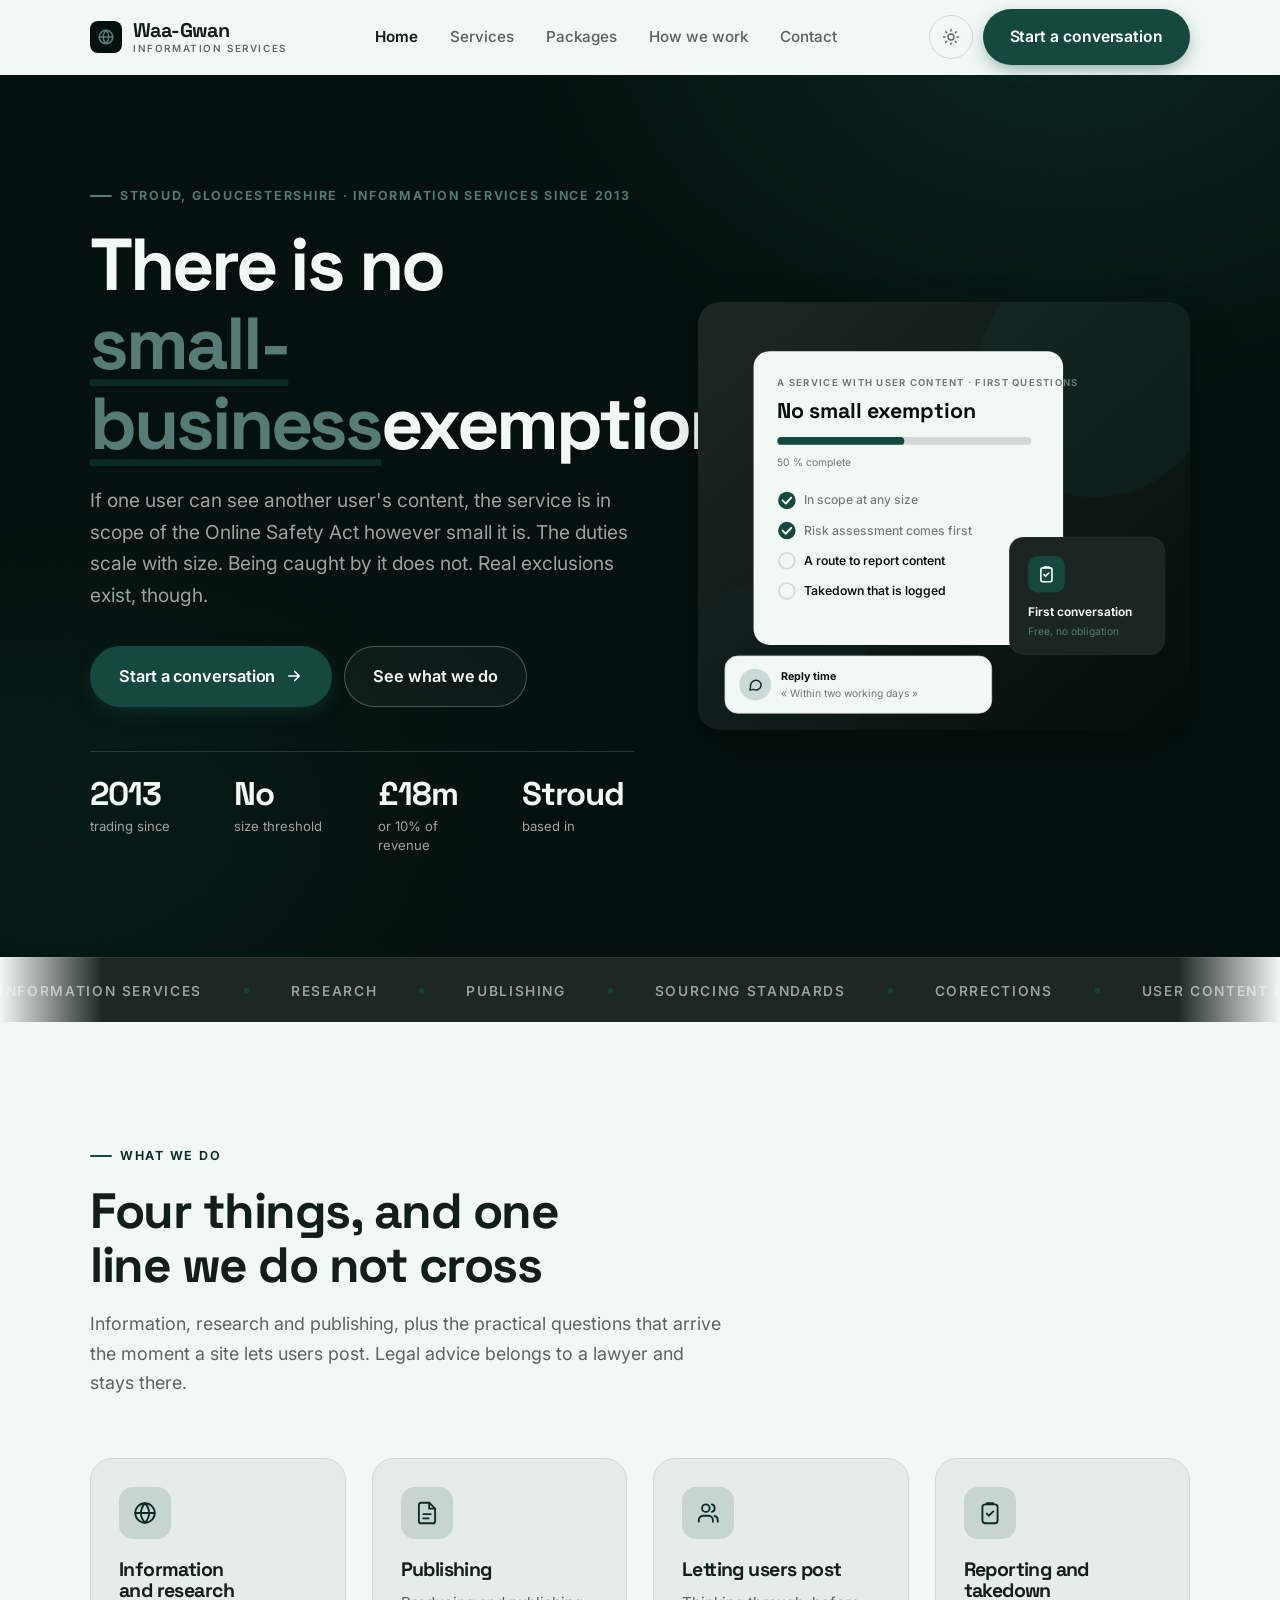
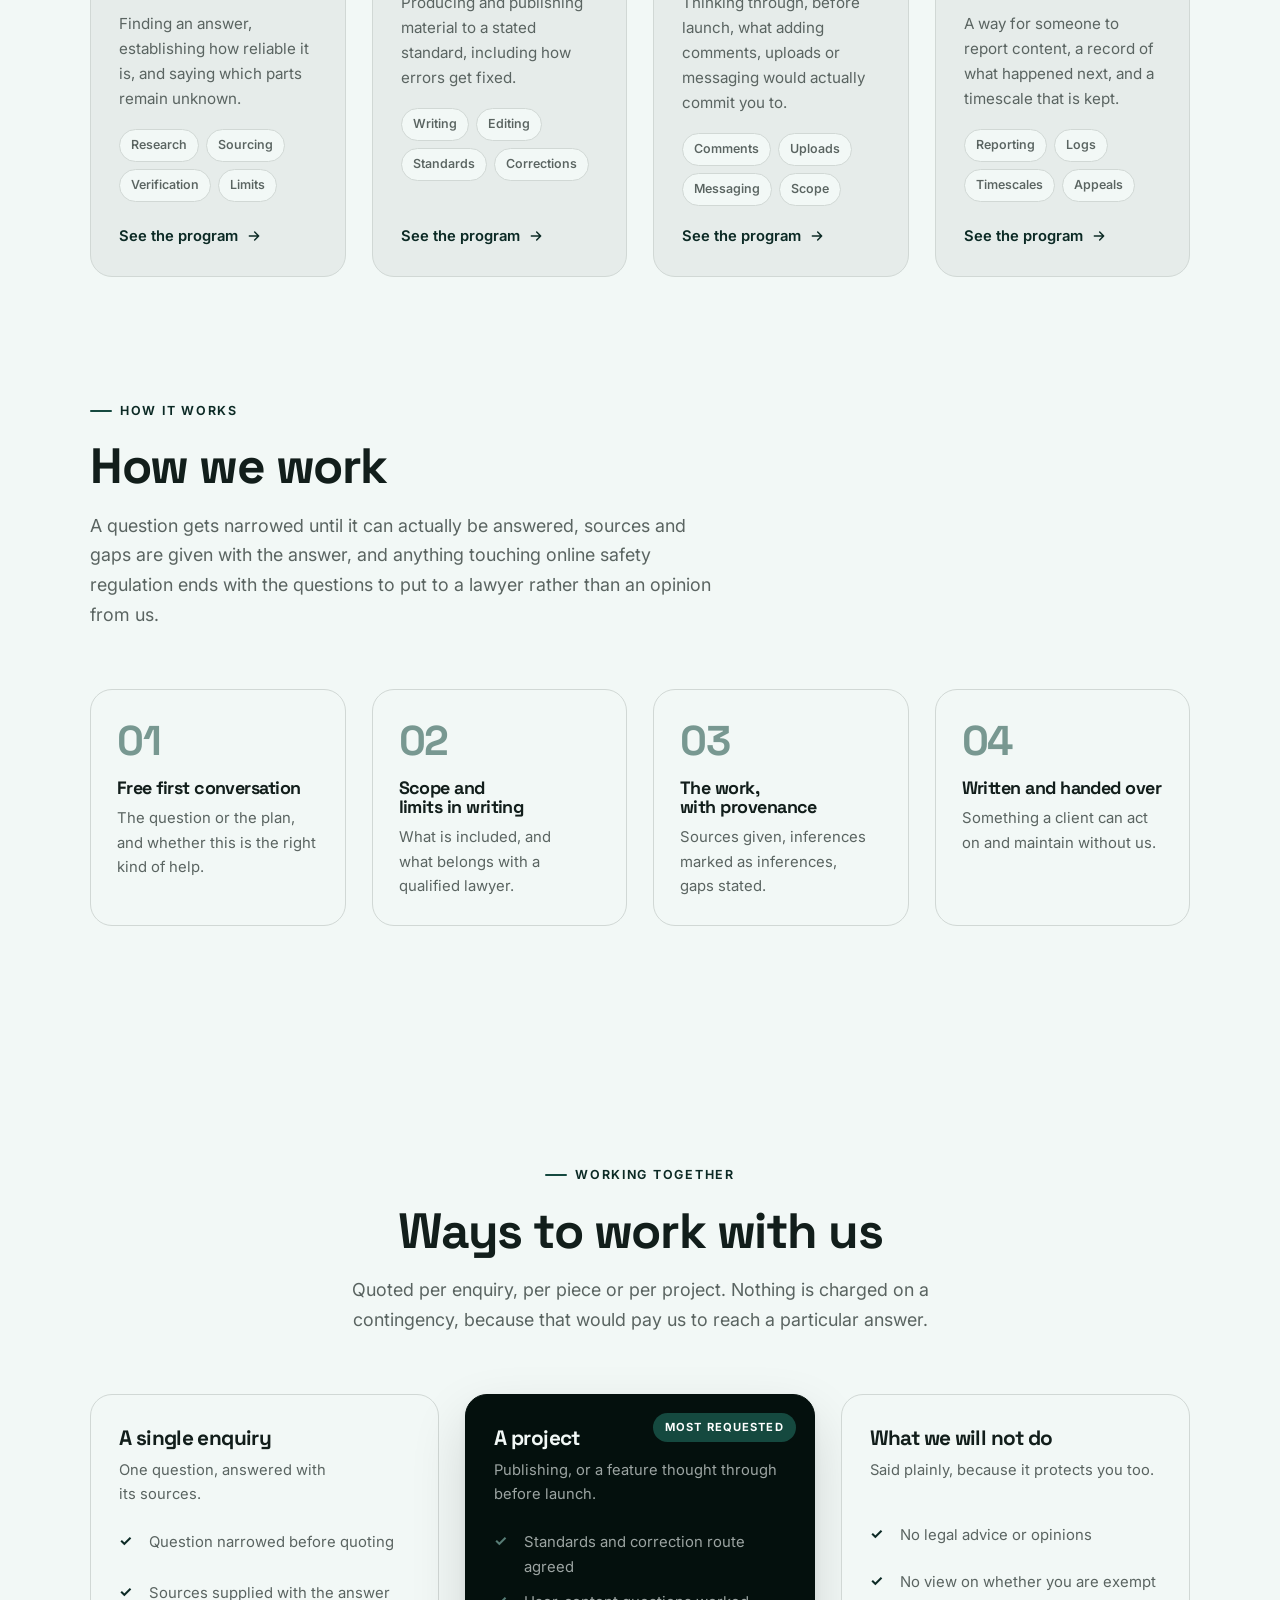
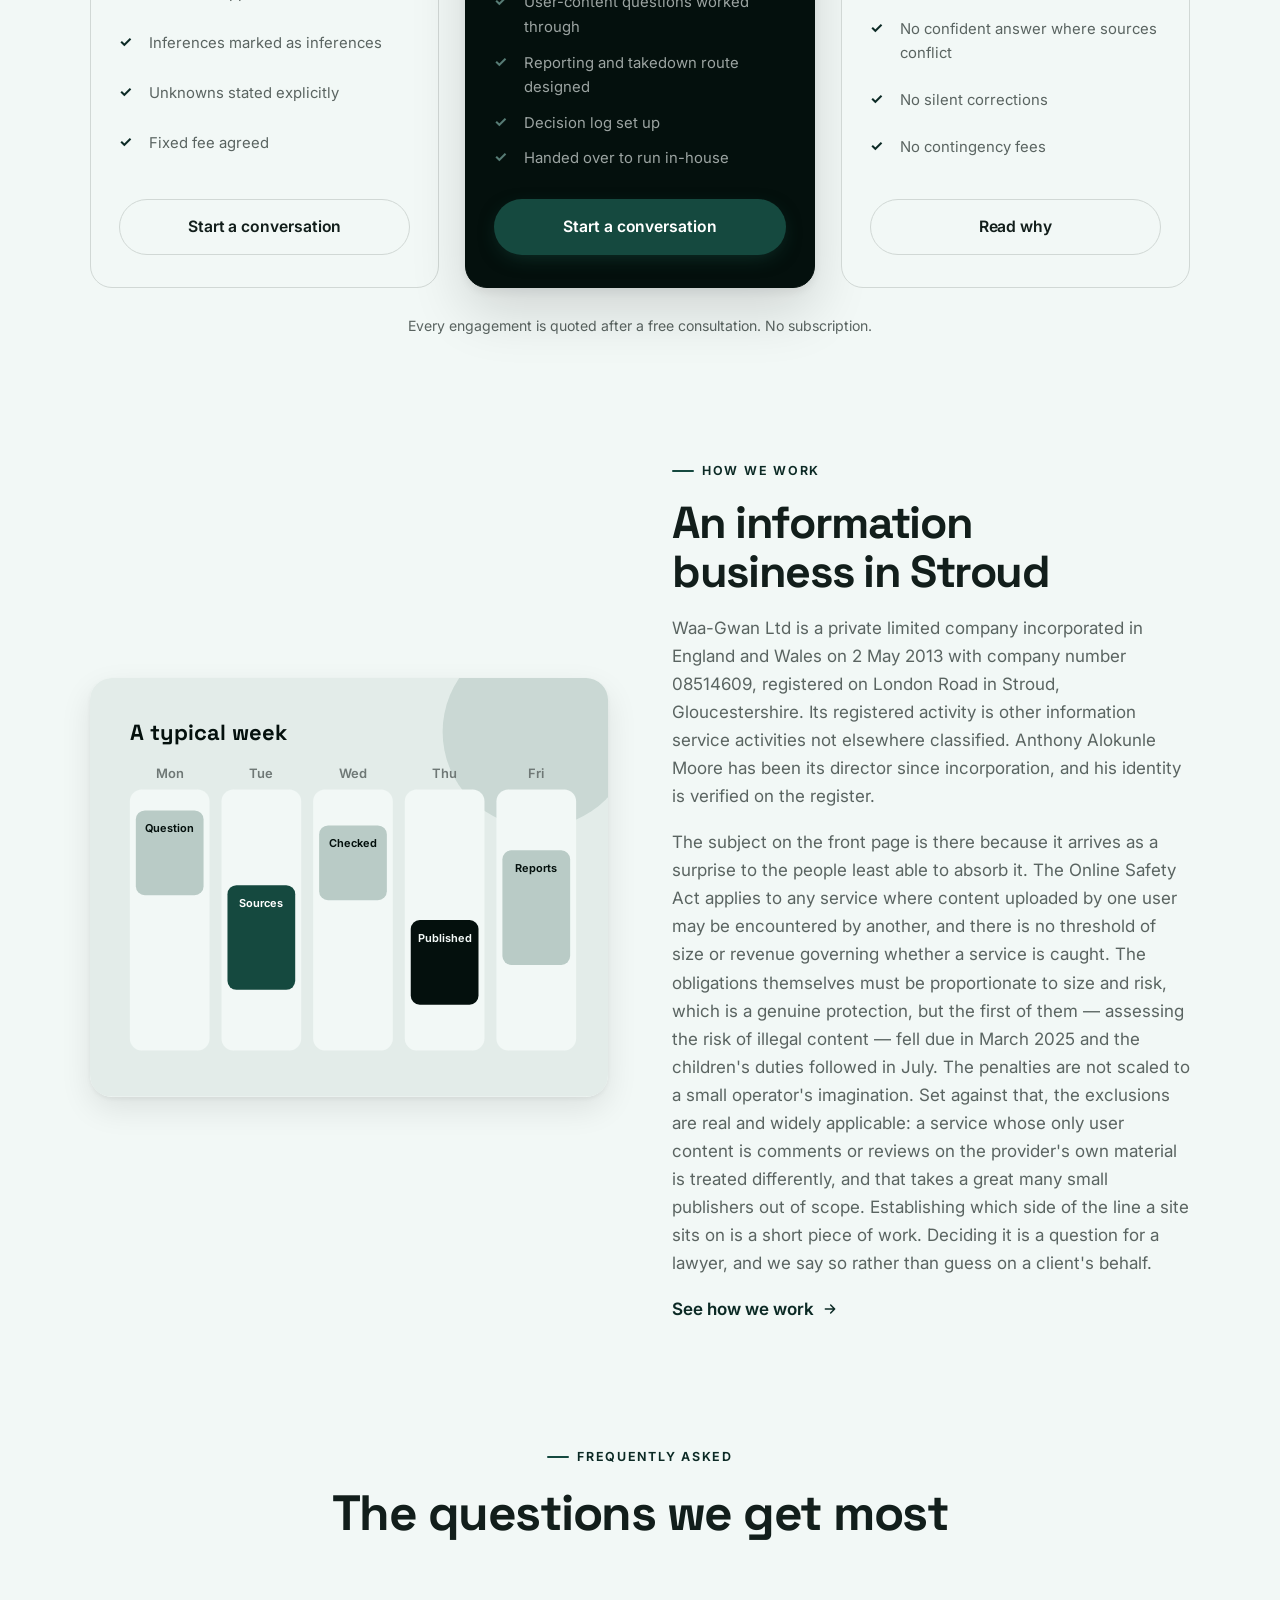
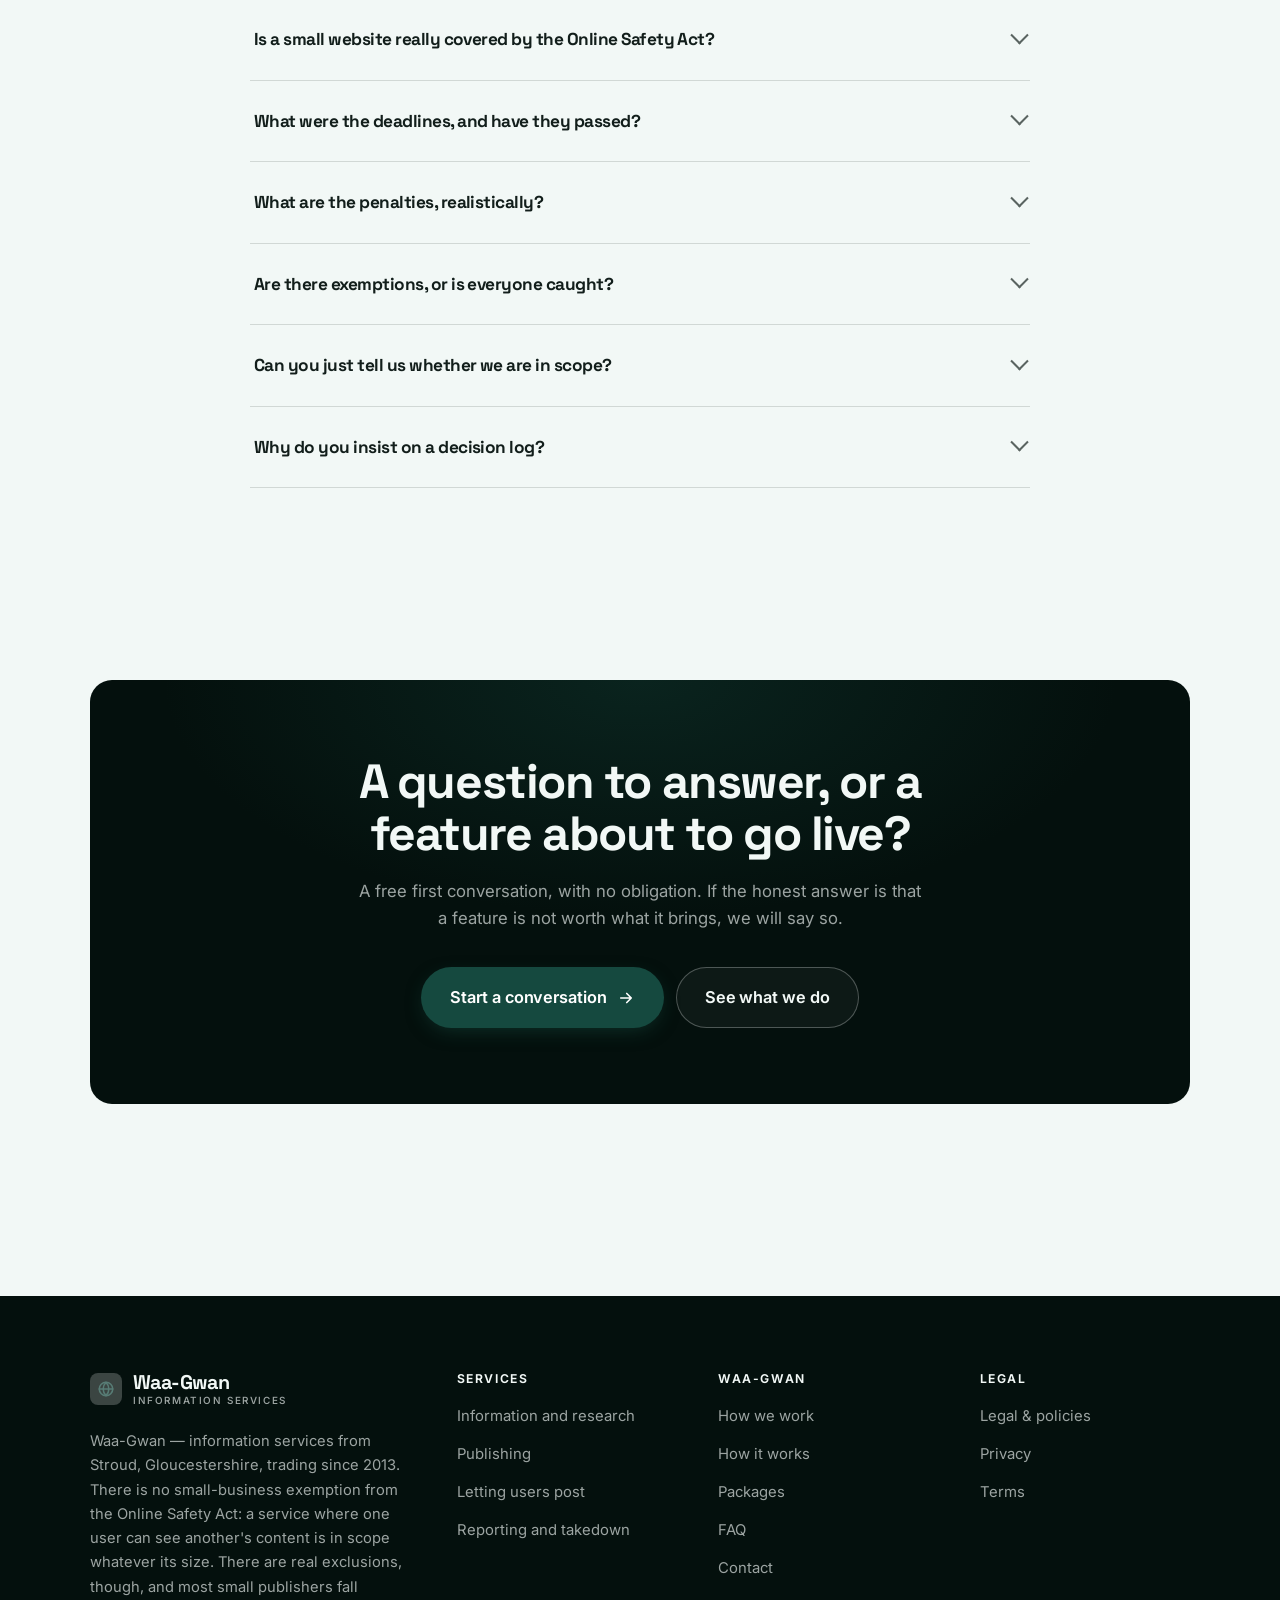
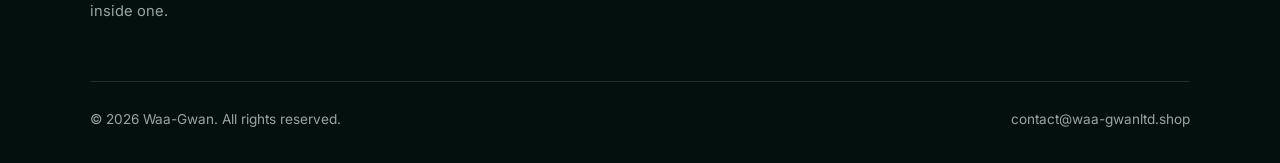
<file: index.html>
<!DOCTYPE html>
<html lang="en" class="no-js">
<head>
<meta charset="utf-8">
<meta name="viewport" content="width=device-width, initial-scale=1">
<title>Waa-Gwan — information services, Stroud</title>
<meta name="description" content="Waa-Gwan Ltd, information services in Stroud, Gloucestershire, since 2013: information and research, publishing, decisions about user content, and reporting and takedown routes.">
<link rel="canonical" href="https://waa-gwanltd.shop/">

<meta property="og:type" content="website">
<meta property="og:url" content="https://waa-gwanltd.shop/">
<meta property="og:site_name" content="Waa-Gwan">
<meta property="og:locale" content="en_US">
<meta property="og:title" content="Waa-Gwan — information services, Stroud">
<meta property="og:description" content="Waa-Gwan Ltd, information services in Stroud, Gloucestershire, since 2013: information and research, publishing, decisions about user content, and reporting and takedown routes.">
<meta name="theme-color" content="#04100d">

<link rel="icon" href="assets/img/favicon.svg" type="image/svg+xml">
<link rel="preconnect" href="https://fonts.googleapis.com">
<link rel="preconnect" href="https://fonts.gstatic.com" crossorigin>
<link rel="stylesheet" href="https://fonts.googleapis.com/css2?family=Space+Grotesk:wght@400;500;700&family=Inter:wght@400..700&display=swap">
<link rel="stylesheet" href="assets/css/style.css">

<!-- Thème appliqué avant le premier rendu (évite le flash) -->
<script>
document.documentElement.classList.remove('no-js');
(function(){try{var t=localStorage.getItem('site-theme');if(t){document.documentElement.setAttribute('data-theme',t);}}catch(e){}})();
</script>
<script type="application/ld+json">
{
  "@context": "https://schema.org",
  "@type": "Organization",
  "name": "Waa-Gwan",
  "url": "https://waa-gwanltd.shop/",
  "email": "contact@waa-gwanltd.shop",
  "description": "Waa-Gwan Ltd, information services in Stroud, Gloucestershire, since 2013: information and research, publishing, decisions about user content, and reporting and takedown routes.",
  "areaServed": "US",
  "knowsLanguage": "en"
}
</script>
</head>

<body>
<a class="skip-link" href="#main">Skip to main content</a>

<header class="site-header">
  <nav class="wrap nav" aria-label="Main navigation">
    <a class="brand" href="index.html">
      <svg class="brand__mark" viewBox="0 0 64 64" aria-hidden="true">
        <rect class="bm-bg" width="64" height="64" rx="16"/>
        <g class="bm-ic" transform="translate(14 14) scale(1.5)" fill="none" stroke-width="2.1" stroke-linecap="round" stroke-linejoin="round"><circle cx="12" cy="12" r="9"/><path d="M3 12h18M12 3c2.5 2.7 3.8 5.7 3.8 9s-1.3 6.3-3.8 9c-2.5-2.7-3.8-5.7-3.8-9S9.5 5.7 12 3z"/></g>
      </svg>
      <span>Waa-Gwan<span class="brand__sub">INFORMATION SERVICES</span></span>
    </a>

    <ul class="nav__links" id="nav-links">
      <li><a href="index.html" aria-current="page">Home</a></li>
      <li><a href="programs.html">Services</a></li>
      <li><a href="index.html#pricing">Packages</a></li>
      <li><a href="about.html">How we work</a></li>
      <li><a href="contact.html">Contact</a></li>
      <li><a class="btn btn--primary" href="contact.html">Start a conversation</a></li>
    </ul>

    <div class="nav__cta">
      <button class="theme-toggle" type="button" aria-label="Switch to dark theme">
        <svg class="icon-sun" viewBox="0 0 24 24" fill="none" stroke="currentColor" stroke-width="1.8" stroke-linecap="round" aria-hidden="true"><circle cx="12" cy="12" r="4"/><path d="M12 2v2m0 16v2M2 12h2m16 0h2M4.9 4.9l1.4 1.4m11.4 11.4 1.4 1.4M19.1 4.9l-1.4 1.4M6.3 17.7l-1.4 1.4"/></svg>
        <svg class="icon-moon" viewBox="0 0 24 24" fill="none" stroke="currentColor" stroke-width="1.8" stroke-linecap="round" stroke-linejoin="round" aria-hidden="true"><path d="M21 12.8A9 9 0 1 1 11.2 3a7 7 0 0 0 9.8 9.8z"/></svg>
      </button>
      <a class="btn btn--primary" href="contact.html">Start a conversation</a>
      <button class="nav__toggle" type="button" aria-expanded="false" aria-controls="nav-links" aria-label="Open menu">
        <svg class="icon-open" viewBox="0 0 24 24" fill="none" stroke="currentColor" stroke-width="2" stroke-linecap="round" aria-hidden="true"><path d="M3 6h18M3 12h18M3 18h18"/></svg>
        <svg class="icon-close" viewBox="0 0 24 24" fill="none" stroke="currentColor" stroke-width="2" stroke-linecap="round" aria-hidden="true"><path d="M6 6l12 12M18 6L6 18"/></svg>
      </button>
    </div>
  </nav>
</header>

<main id="main">

<section class="hero">
  <div class="wrap hero__inner">
    <div>
      <span class="eyebrow hero__eyebrow">Stroud, Gloucestershire · Information services since 2013</span>
      <h1>There is no<br> <em>small-business</em>exemption.</h1>
      <p class="hero__lede">If one user can see another user's content, the service is in scope of the Online Safety Act however small it is. The duties scale with size. Being caught by it does not. Real exclusions exist, though.</p>

      <div class="hero__actions">
        <a class="btn btn--primary btn--lg" href="contact.html">Start a conversation <svg viewBox="0 0 24 24" fill="none" stroke="currentColor" stroke-width="2.2" stroke-linecap="round" stroke-linejoin="round" aria-hidden="true"><path d="M5 12h14M13 6l6 6-6 6"/></svg></a>
        <a class="btn btn--on-dark btn--lg" href="programs.html">See what we do</a>
      </div>

      <ul class="hero__proof">
        <li><span class="stat__num">2013</span><span class="stat__label">trading since</span></li>
        <li><span class="stat__num">No</span><span class="stat__label">size threshold</span></li>
        <li><span class="stat__num">£18m</span><span class="stat__label">or 10% of revenue</span></li>
        <li><span class="stat__num">Stroud</span><span class="stat__label">based in</span></li>
      </ul>
    </div>

    <div class="hero__art">
      <svg viewBox="0 0 620 540" role="img" aria-label="The first questions for a small service that lets users post or share content.">
        <defs>
          <linearGradient id="hbg" x1="0" y1="0" x2="1" y2="1">
            <stop offset="0" stop-color="#1d2825"/><stop offset="1" stop-color="#030d0a"/>
          </linearGradient>
        </defs>
        <rect width="620" height="540" rx="22" fill="url(#hbg)"/>
        <circle cx="500" cy="96" r="150" fill="#15493f" opacity=".16"/>
        <circle cx="96" cy="470" r="120" fill="#15493f" opacity=".08"/>

        <g style="font-family: var(--font-body)">
          <!-- Carte programme -->
          <rect x="70" y="62" width="390" height="370" rx="20" fill="#f2f8f6"/>
          <text x="100" y="106" font-size="12" font-weight="650" letter-spacing="1.6" fill="#6f7876">A SERVICE WITH USER CONTENT · FIRST QUESTIONS</text>
          <text x="100" y="146" font-size="27" font-weight="700" fill="#04100d" style="font-family: var(--font-display)">No small exemption</text>
          <rect x="100" y="170" width="320" height="10" rx="5" fill="#d1d8d5"/>
          <rect x="100" y="170" width="160" height="10" rx="5" fill="#15493f"/>
          <text x="100" y="206" font-size="13" fill="#6f7876">50 % complete</text>
          <circle cx="112" cy="250" r="11" fill="#15493f"/><path d="M106.5 250l4 4 7-7.5" fill="none" stroke="#ffffff" stroke-width="2.4" stroke-linecap="round" stroke-linejoin="round"/><text x="134" y="255" font-size="15.5" fill="#6f7876" font-weight="450">In scope at any size</text>
          <circle cx="112" cy="288" r="11" fill="#15493f"/><path d="M106.5 288l4 4 7-7.5" fill="none" stroke="#ffffff" stroke-width="2.4" stroke-linecap="round" stroke-linejoin="round"/><text x="134" y="293" font-size="15.5" fill="#6f7876" font-weight="450">Risk assessment comes first</text>
          <circle cx="112" cy="326" r="10" fill="none" stroke="#d1d8d5" stroke-width="2"/><text x="134" y="331" font-size="15.5" fill="#04100d" font-weight="560">A route to report content</text>
          <circle cx="112" cy="364" r="10" fill="none" stroke="#d1d8d5" stroke-width="2"/><text x="134" y="369" font-size="15.5" fill="#04100d" font-weight="560">Takedown that is logged</text>

          <!-- Carte séance -->
          <rect x="392" y="296" width="196" height="148" rx="18" fill="#1b2623" stroke="#ffffff" stroke-opacity=".08"/>
          <rect x="416" y="320" width="46" height="46" rx="12" fill="#15493f"/>
          <g transform="translate(427 331)" fill="none" stroke="#ffffff" color="#ffffff" stroke-width="2" stroke-linecap="round" stroke-linejoin="round"><rect x="5" y="4" width="14" height="17.5" rx="2.5"/><path d="M9 4V3h6v1M9 12.5l2 2 4-4"/></g>
          <text x="416" y="396" font-size="15" font-weight="650" fill="#f2f8f6">First conversation</text>
          <text x="416" y="420" font-size="13" fill="#577c75">Free, no obligation</text>

          <!-- Retour du coach -->
          <rect x="34" y="446" width="336" height="72" rx="16" fill="#f2f8f6" stroke="#d1d8d5"/>
          <circle cx="72" cy="482" r="20" fill="#cad9d5"/>
          <g transform="translate(62 472) scale(.84)" fill="none" stroke="#0e2f29" stroke-width="2.2" stroke-linecap="round" stroke-linejoin="round"><path d="M21 12a8 8 0 0 1-11.6 7.1L4 20l1-4.6A8 8 0 1 1 21 12z"/></g>
          <text x="104" y="476" font-size="13.5" font-weight="700" fill="#04100d">Reply time</text>
          <text x="104" y="498" font-size="13" fill="#6f7876">« Within two working days »</text>
        </g>
      </svg>
    </div>
  </div>
</section>

<div class="marquee" aria-hidden="true">
  <div class="marquee__track"><span>Information services</span><span>Research</span><span>Publishing</span><span>Sourcing standards</span><span>Corrections</span><span>User content decisions</span><span>Reporting routes</span><span>Takedown logs</span><span>Stroud</span><span>Trading since 2013</span><span>Information services</span><span>Research</span><span>Publishing</span><span>Sourcing standards</span><span>Corrections</span><span>User content decisions</span><span>Reporting routes</span><span>Takedown logs</span><span>Stroud</span><span>Trading since 2013</span></div>
</div>

<section class="section wrap" id="programs">
  <div class="section-head reveal">
    <span class="eyebrow">What we do</span>
    <h2>Four things, and one line we do not cross</h2>
    <p>Information, research and publishing, plus the practical questions that arrive the moment a site lets users post. Legal advice belongs to a lawyer and stays there.</p>
  </div>
  <div class="grid grid--4 reveal-group">
    <a class="card" href="programs.html#information">
      <div class="card__icon"><svg viewBox="0 0 24 24" fill="none" stroke="currentColor" stroke-width="1.7" stroke-linecap="round" stroke-linejoin="round" aria-hidden="true"><circle cx="12" cy="12" r="9"/><path d="M3 12h18M12 3c2.5 2.7 3.8 5.7 3.8 9s-1.3 6.3-3.8 9c-2.5-2.7-3.8-5.7-3.8-9S9.5 5.7 12 3z"/></svg></div>
      <h3>Information and research</h3>
      <p>Finding an answer, establishing how reliable it is, and saying which parts remain unknown.</p>
      <ul class="tags"><li>Research</li><li>Sourcing</li><li>Verification</li><li>Limits</li></ul>
      <span class="arrow-link">See the program <svg viewBox="0 0 24 24" fill="none" stroke="currentColor" stroke-width="2.2" stroke-linecap="round" stroke-linejoin="round" aria-hidden="true"><path d="M5 12h14M13 6l6 6-6 6"/></svg></span>
    </a>
    <a class="card" href="programs.html#publishing">
      <div class="card__icon"><svg viewBox="0 0 24 24" fill="none" stroke="currentColor" stroke-width="1.7" stroke-linecap="round" stroke-linejoin="round" aria-hidden="true"><path d="M14 2.5H6.5A2 2 0 0 0 4.5 4.5v15a2 2 0 0 0 2 2h11a2 2 0 0 0 2-2V8z"/><path d="M14 2.5V8h5.5M8.5 13h7M8.5 17h5"/></svg></div>
      <h3>Publishing</h3>
      <p>Producing and publishing material to a stated standard, including how errors get fixed.</p>
      <ul class="tags"><li>Writing</li><li>Editing</li><li>Standards</li><li>Corrections</li></ul>
      <span class="arrow-link">See the program <svg viewBox="0 0 24 24" fill="none" stroke="currentColor" stroke-width="2.2" stroke-linecap="round" stroke-linejoin="round" aria-hidden="true"><path d="M5 12h14M13 6l6 6-6 6"/></svg></span>
    </a>
    <a class="card" href="programs.html#usercontent">
      <div class="card__icon"><svg viewBox="0 0 24 24" fill="none" stroke="currentColor" stroke-width="1.7" stroke-linecap="round" stroke-linejoin="round" aria-hidden="true"><path d="M16.5 20v-1.5a4 4 0 0 0-4-4h-5a4 4 0 0 0-4 4V20"/><circle cx="10" cy="7.5" r="3.5"/><path d="M21 20v-1.5a4 4 0 0 0-3-3.9M15.5 4.1a3.5 3.5 0 0 1 0 6.8"/></svg></div>
      <h3>Letting users post</h3>
      <p>Thinking through, before launch, what adding comments, uploads or messaging would actually commit you to.</p>
      <ul class="tags"><li>Comments</li><li>Uploads</li><li>Messaging</li><li>Scope</li></ul>
      <span class="arrow-link">See the program <svg viewBox="0 0 24 24" fill="none" stroke="currentColor" stroke-width="2.2" stroke-linecap="round" stroke-linejoin="round" aria-hidden="true"><path d="M5 12h14M13 6l6 6-6 6"/></svg></span>
    </a>
    <a class="card" href="programs.html#takedown">
      <div class="card__icon"><svg viewBox="0 0 24 24" fill="none" stroke="currentColor" stroke-width="1.7" stroke-linecap="round" stroke-linejoin="round" aria-hidden="true"><rect x="5" y="4" width="14" height="17.5" rx="2.5"/><path d="M9 4V3h6v1M9 12.5l2 2 4-4"/></svg></div>
      <h3>Reporting and takedown</h3>
      <p>A way for someone to report content, a record of what happened next, and a timescale that is kept.</p>
      <ul class="tags"><li>Reporting</li><li>Logs</li><li>Timescales</li><li>Appeals</li></ul>
      <span class="arrow-link">See the program <svg viewBox="0 0 24 24" fill="none" stroke="currentColor" stroke-width="2.2" stroke-linecap="round" stroke-linejoin="round" aria-hidden="true"><path d="M5 12h14M13 6l6 6-6 6"/></svg></span>
    </a>
  </div>
</section>

<section class="section section--flush wrap" id="how-it-works">
  <div class="section-head reveal">
    <span class="eyebrow">How it works</span>
    <h2>How we work</h2>
    <p>A question gets narrowed until it can actually be answered, sources and gaps are given with the answer, and anything touching online safety regulation ends with the questions to put to a lawyer rather than an opinion from us.</p>
  </div>
  <div class="grid grid--4 steps reveal-group">
    <article class="step">
      <h3>Free first conversation</h3>
      <p>The question or the plan, and whether this is the right kind of help.</p>
    </article>
    <article class="step">
      <h3>Scope and limits in writing</h3>
      <p>What is included, and what belongs with a qualified lawyer.</p>
    </article>
    <article class="step">
      <h3>The work, with provenance</h3>
      <p>Sources given, inferences marked as inferences, gaps stated.</p>
    </article>
    <article class="step">
      <h3>Written and handed over</h3>
      <p>Something a client can act on and maintain without us.</p>
    </article>
  </div>
</section>

<section class="section wrap" id="pricing">
  <div class="section-head section-head--center reveal">
    <span class="eyebrow">Working together</span>
    <h2>Ways to work with us</h2>
    <p>Quoted per enquiry, per piece or per project. Nothing is charged on a contingency, because that would pay us to reach a particular answer.</p>
  </div>
  <div class="grid grid--3 plans reveal-group">
    <article class="plan">
      
      <h3>A single enquiry</h3>
      <p class="plan__desc">One question, answered with its sources.</p>
      
      <ul class="plan__features">
        <li>Question narrowed before quoting</li>
        <li>Sources supplied with the answer</li>
        <li>Inferences marked as inferences</li>
        <li>Unknowns stated explicitly</li>
        <li>Fixed fee agreed</li>
      </ul>
      <a class="btn btn--ghost btn--block" href="contact.html">Start a conversation</a>
    </article>
    <article class="plan plan--featured">
      <span class="plan__tag">Most requested</span>
      <h3>A project</h3>
      <p class="plan__desc">Publishing, or a feature thought through before launch.</p>
      
      <ul class="plan__features">
        <li>Standards and correction route agreed</li>
        <li>User-content questions worked through</li>
        <li>Reporting and takedown route designed</li>
        <li>Decision log set up</li>
        <li>Handed over to run in-house</li>
      </ul>
      <a class="btn btn--primary btn--block" href="contact.html">Start a conversation</a>
    </article>
    <article class="plan">
      
      <h3>What we will not do</h3>
      <p class="plan__desc">Said plainly, because it protects you too.</p>
      
      <ul class="plan__features">
        <li>No legal advice or opinions</li>
        <li>No view on whether you are exempt</li>
        <li>No confident answer where sources conflict</li>
        <li>No silent corrections</li>
        <li>No contingency fees</li>
      </ul>
      <a class="btn btn--ghost btn--block" href="contact.html">Read why</a>
    </article>
  </div>
  <p class="plans-note">Every engagement is quoted after a free consultation. No subscription.</p>
</section>

<section class="section section--flush wrap">
  <div class="split reveal">
    <div class="split__art">
      <svg viewBox="0 0 520 420" role="img" aria-label="Example of a typical week: Question, Sources, Checked, Published, Reports, Logged.">
        <rect width="520" height="420" rx="20" fill="#e3ece9"/>
        <circle cx="450" cy="54" r="96" fill="#15493f" opacity=".12"/>
        <g style="font-family: var(--font-body)">
        <text x="40" y="62" font-size="22" font-weight="700" fill="#04100d" style="font-family: var(--font-display)">A typical week</text>
        <text x="80" y="100" text-anchor="middle" font-size="13" font-weight="600" fill="#6f7876">Mon</text>
        <rect x="40" y="112" width="80" height="262" rx="12" fill="#f2f8f6"/>
        <rect x="46" y="133" width="68" height="85" rx="9" fill="#b9cbc6"/>
        <text x="80" y="155" text-anchor="middle" font-size="11" font-weight="650" fill="#04100d">Question</text>
        <text x="172" y="100" text-anchor="middle" font-size="13" font-weight="600" fill="#6f7876">Tue</text>
        <rect x="132" y="112" width="80" height="262" rx="12" fill="#f2f8f6"/>
        <rect x="138" y="208" width="68" height="105" rx="9" fill="#15493f"/>
        <text x="172" y="230" text-anchor="middle" font-size="11" font-weight="650" fill="#ffffff">Sources</text>
        <text x="264" y="100" text-anchor="middle" font-size="13" font-weight="600" fill="#6f7876">Wed</text>
        <rect x="224" y="112" width="80" height="262" rx="12" fill="#f2f8f6"/>
        <rect x="230" y="148" width="68" height="75" rx="9" fill="#b9cbc6"/>
        <text x="264" y="170" text-anchor="middle" font-size="11" font-weight="650" fill="#04100d">Checked</text>
        <text x="356" y="100" text-anchor="middle" font-size="13" font-weight="600" fill="#6f7876">Thu</text>
        <rect x="316" y="112" width="80" height="262" rx="12" fill="#f2f8f6"/>
        <rect x="322" y="243" width="68" height="85" rx="9" fill="#04100d"/>
        <text x="356" y="265" text-anchor="middle" font-size="11" font-weight="650" fill="#f2f8f6">Published</text>
        <text x="448" y="100" text-anchor="middle" font-size="13" font-weight="600" fill="#6f7876">Fri</text>
        <rect x="408" y="112" width="80" height="262" rx="12" fill="#f2f8f6"/>
        <rect x="414" y="173" width="68" height="115" rx="9" fill="#b9cbc6"/>
        <text x="448" y="195" text-anchor="middle" font-size="11" font-weight="650" fill="#04100d">Reports</text>
        </g>
      </svg>
    </div>
    <div>
      <span class="eyebrow">How we work</span>
      <h2>An information business in Stroud</h2>
      <p>Waa-Gwan Ltd is a private limited company incorporated in England and Wales on 2 May 2013 with company number 08514609, registered on London Road in Stroud, Gloucestershire. Its registered activity is other information service activities not elsewhere classified. Anthony Alokunle Moore has been its director since incorporation, and his identity is verified on the register.</p>
      <p>The subject on the front page is there because it arrives as a surprise to the people least able to absorb it. The Online Safety Act applies to any service where content uploaded by one user may be encountered by another, and there is no threshold of size or revenue governing whether a service is caught. The obligations themselves must be proportionate to size and risk, which is a genuine protection, but the first of them — assessing the risk of illegal content — fell due in March 2025 and the children's duties followed in July. The penalties are not scaled to a small operator's imagination. Set against that, the exclusions are real and widely applicable: a service whose only user content is comments or reviews on the provider's own material is treated differently, and that takes a great many small publishers out of scope. Establishing which side of the line a site sits on is a short piece of work. Deciding it is a question for a lawyer, and we say so rather than guess on a client's behalf.</p>
      <p><a class="arrow-link" href="about.html">See how we work <svg viewBox="0 0 24 24" fill="none" stroke="currentColor" stroke-width="2.2" stroke-linecap="round" stroke-linejoin="round" aria-hidden="true"><path d="M5 12h14M13 6l6 6-6 6"/></svg></a></p>
    </div>
  </div>
</section>

<section class="section section--flush wrap" id="faq">
  <div class="section-head section-head--center reveal">
    <span class="eyebrow">Frequently asked</span>
    <h2>The questions we get most</h2>
  </div>
  <div class="faq reveal">
    <details>
      <summary>Is a small website really covered by the Online Safety Act?</summary>
      <p>If users can see each other's content, then being small does not take it out of scope. That is the part people find hard to believe, so it is worth stating precisely: the Act applies to user-to-user services with links to the United Kingdom, and nothing in that test turns on how many users there are or how much the service earns. What size does affect is the content of the duties, which have to be proportionate to the service and to the risks identified. A community of three hundred people is not expected to do what a global platform does. It is expected to have thought about it, written it down, and built a way for someone to report a problem.</p>
    </details>
    <details>
      <summary>What were the deadlines, and have they passed?</summary>
      <p>They have. Providers of services in scope were required to complete an illegal content risk assessment by 16 March 2025, with the corresponding duties taking effect the following day. A children's access assessment was due by 16 April 2025. A children's risk assessment was due by 24 July 2025, with children's safety duties from 25 July 2025, including requirements for highly effective age assurance in relation to specified content. If a service is in scope and none of that has happened, the useful response is to start with the risk assessment rather than with a policy page, because the assessment is what the rest is supposed to follow from.</p>
    </details>
    <details>
      <summary>What are the penalties, realistically?</summary>
      <p>Ofcom may impose a penalty of up to eighteen million pounds or ten per cent of qualifying worldwide revenue, whichever is the greater, and may seek business disruption measures affecting payment or access services. There is also criminal liability for senior managers in connection with failures to comply with information notices, which is the provision that tends to concentrate minds. Whether any of that would ever be directed at a small service is a different question from whether the duties apply, and conflating the two is how organisations end up with nothing in place at all.</p>
    </details>
    <details>
      <summary>Are there exemptions, or is everyone caught?</summary>
      <p>There are real exemptions, and this is the half of the story that gets lost. The most widely applicable one covers services where the only user-generated content enabled is comments or reviews on content published by the provider itself — which describes a very large number of small publishers, blogs and business sites. Other exemptions cover certain internal business services and some forms of one-to-one communication. We will not tell you that you are exempt, because that is a question of law. We will set out exactly what functionality your service offers, which is what the question turns on, and that is usually a day's work.</p>
    </details>
    <details>
      <summary>Can you just tell us whether we are in scope?</summary>
      <p>No, and anyone who answers that question for a fee without being a lawyer is doing you a disservice. What we can do is establish the facts the answer depends on: precisely what a user can post, who can encounter it, whether there is any route by which a child could reach it, what the service does with reports, and who inside the organisation owns it. With that written down, a lawyer can answer the question quickly and cheaply. Without it, they will spend their first three hours asking us for it.</p>
    </details>
    <details>
      <summary>Why do you insist on a decision log?</summary>
      <p>Because a decision nobody recorded is a decision nobody can demonstrate. When a report comes in about a piece of user content, what matters afterwards is not only what was decided but that there was a process, that it ran within the stated time, and that the reasoning existed. A log of who decided what, when, and why takes seconds per entry and is the only thing that can show, later, that a small service was taking its duties seriously rather than reacting to whatever reached the loudest inbox.</p>
    </details>
  </div>
</section>

<section class="wrap section--tight">
  <div class="cta-band reveal">
    <h2>A question to answer, or a feature about to go live?</h2>
    <p>A free first conversation, with no obligation. If the honest answer is that a feature is not worth what it brings, we will say so.</p>
    <div class="hero__actions">
      <a class="btn btn--primary btn--lg" href="contact.html">Start a conversation <svg viewBox="0 0 24 24" fill="none" stroke="currentColor" stroke-width="2.2" stroke-linecap="round" stroke-linejoin="round" aria-hidden="true"><path d="M5 12h14M13 6l6 6-6 6"/></svg></a>
      <a class="btn btn--on-dark btn--lg" href="programs.html">See what we do</a>
    </div>
  </div>
</section>

</main>

<footer class="site-footer">
  <div class="wrap">
    <div class="footer__grid">
      <div class="footer__brand">
        <a class="brand" href="index.html">
          <svg class="brand__mark" viewBox="0 0 64 64" aria-hidden="true">
        <rect class="bm-bg" width="64" height="64" rx="16"/>
        <g class="bm-ic" transform="translate(14 14) scale(1.5)" fill="none" stroke-width="2.1" stroke-linecap="round" stroke-linejoin="round"><circle cx="12" cy="12" r="9"/><path d="M3 12h18M12 3c2.5 2.7 3.8 5.7 3.8 9s-1.3 6.3-3.8 9c-2.5-2.7-3.8-5.7-3.8-9S9.5 5.7 12 3z"/></g>
      </svg>
          <span>Waa-Gwan<span class="brand__sub">INFORMATION SERVICES</span></span>
        </a>
        <p>Waa-Gwan — information services from Stroud, Gloucestershire, trading since 2013. There is no small-business exemption from the Online Safety Act: a service where one user can see another's content is in scope whatever its size. There are real exclusions, though, and most small publishers fall inside one.</p>
      </div>

      <div class="footer__col">
        <h4>Services</h4>
        <ul>
          <li><a href="programs.html#information">Information and research</a></li>
          <li><a href="programs.html#publishing">Publishing</a></li>
          <li><a href="programs.html#usercontent">Letting users post</a></li>
          <li><a href="programs.html#takedown">Reporting and takedown</a></li>
        </ul>
      </div>

      <div class="footer__col">
        <h4>Waa-Gwan</h4>
        <ul>
          <li><a href="about.html">How we work</a></li>
          <li><a href="index.html#how-it-works">How it works</a></li>
          <li><a href="index.html#pricing">Packages</a></li>
          <li><a href="index.html#faq">FAQ</a></li>
          <li><a href="contact.html">Contact</a></li>
        </ul>
      </div>

      <div class="footer__col">
        <h4>Legal</h4>
        <ul>
          <li><a href="legal.html">Legal &amp; policies</a></li>
          <li><a href="legal.html#privacy">Privacy</a></li>
          <li><a href="legal.html#terms">Terms</a></li>
        </ul>
      </div>
    </div>

    <div class="footer__bottom">
      <p>© <span data-year>2026</span> Waa-Gwan. All rights reserved.</p>
      <p><a href="mailto:contact@waa-gwanltd.shop">contact@waa-gwanltd.shop</a></p>
    </div>
  </div>
</footer>

<script src="assets/js/main.js" defer></script>
</body>
</html>
</file>
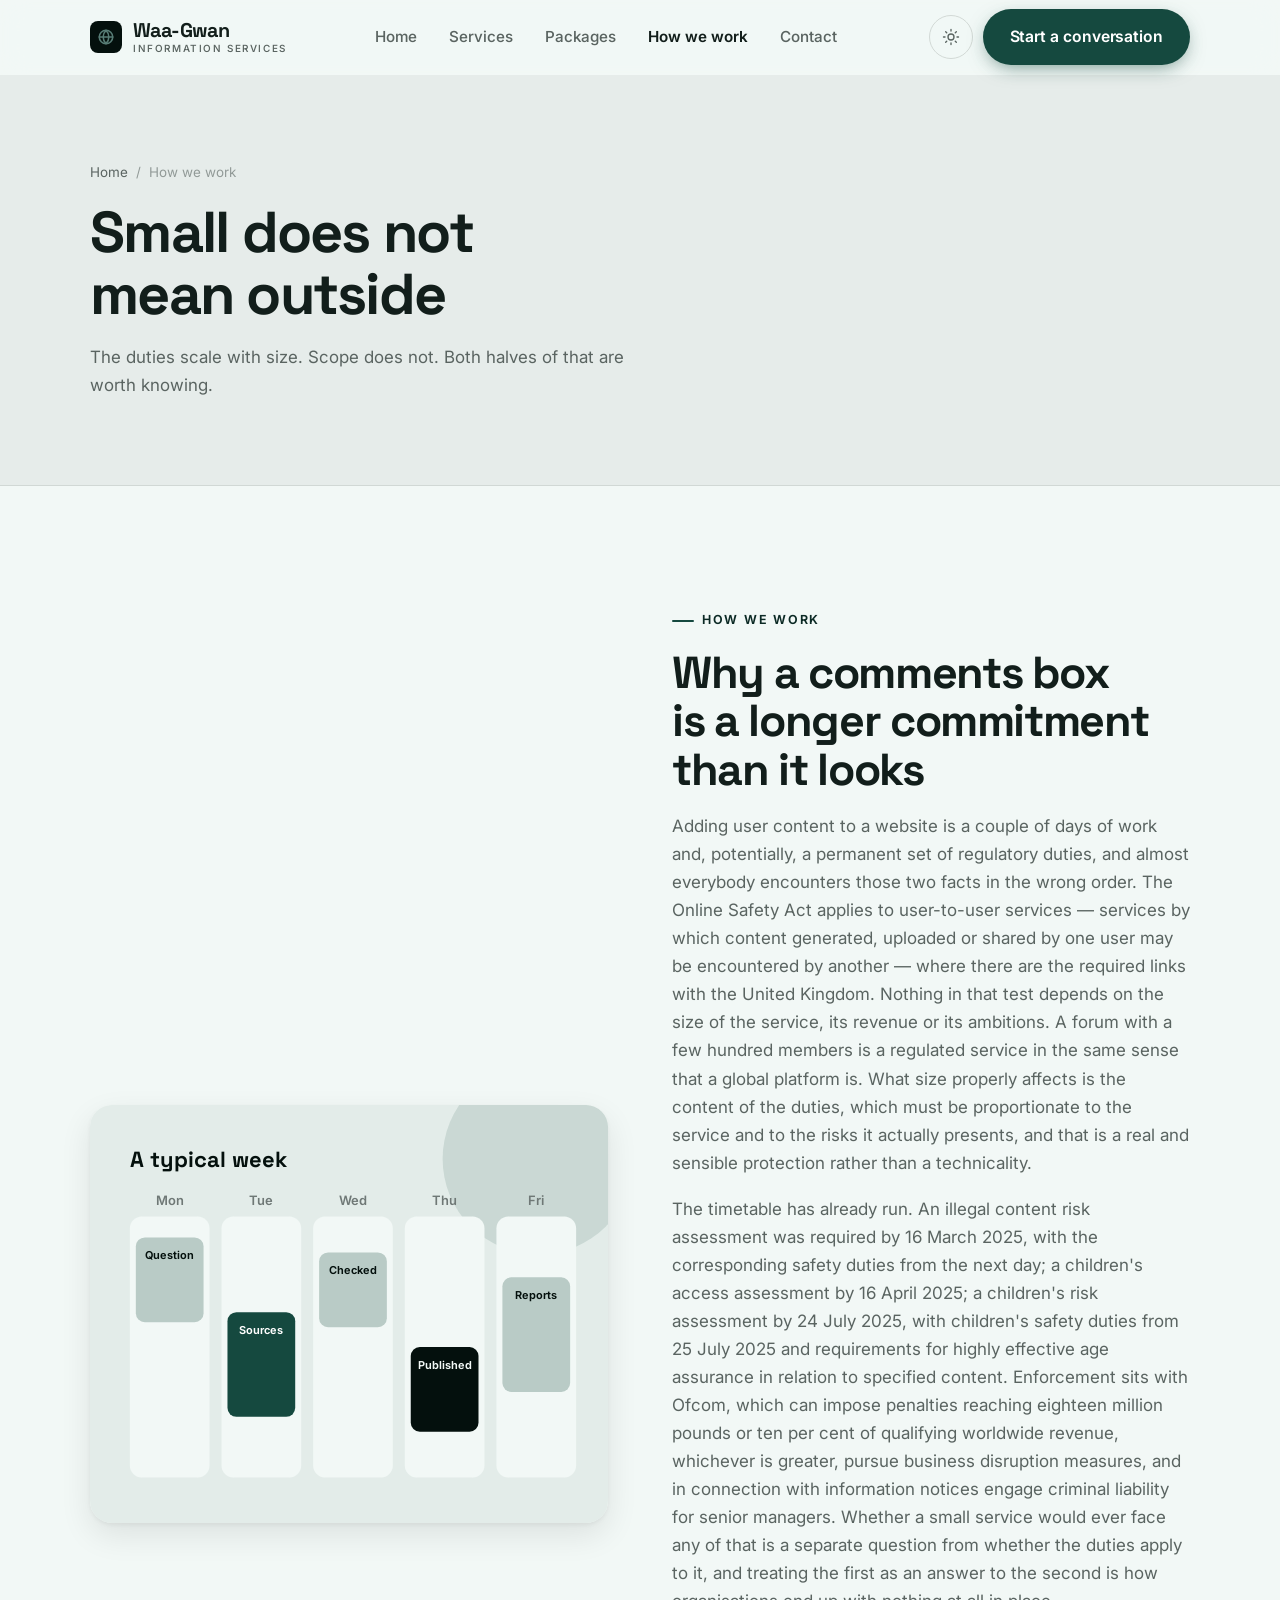
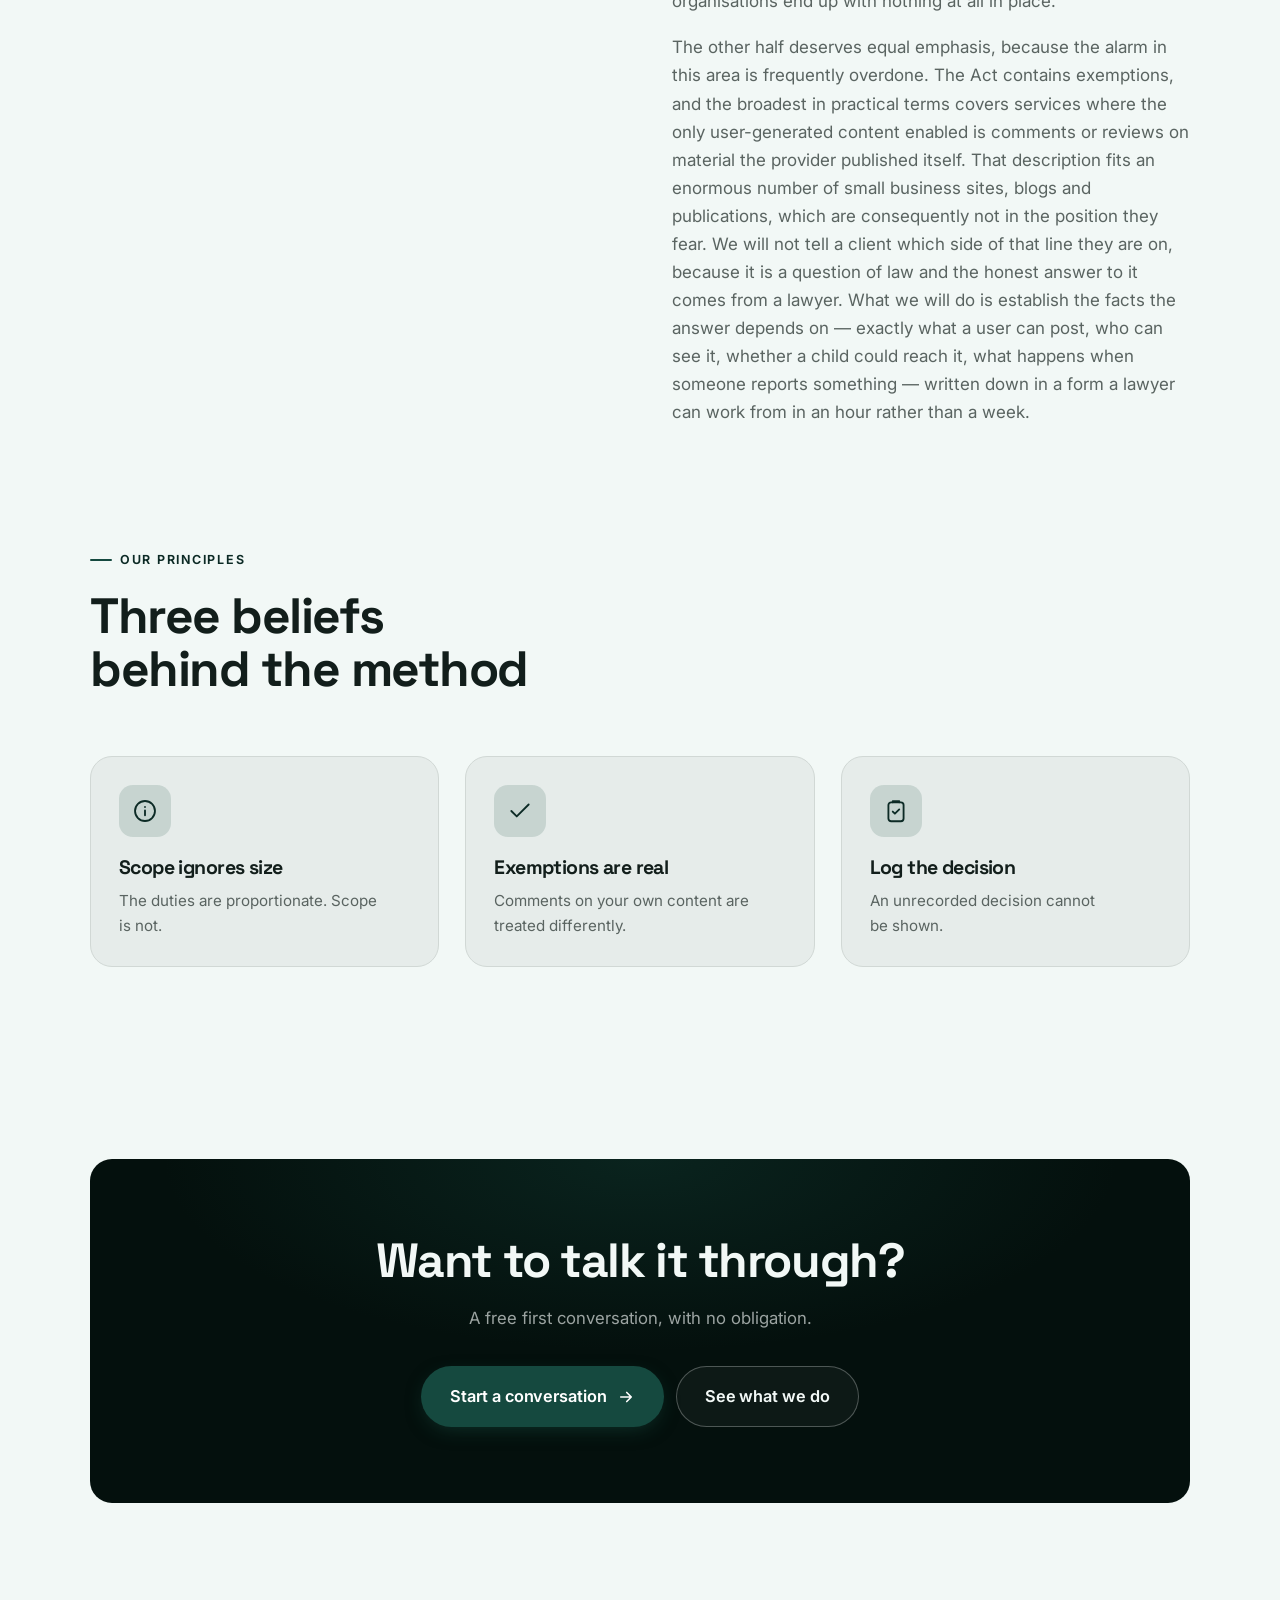
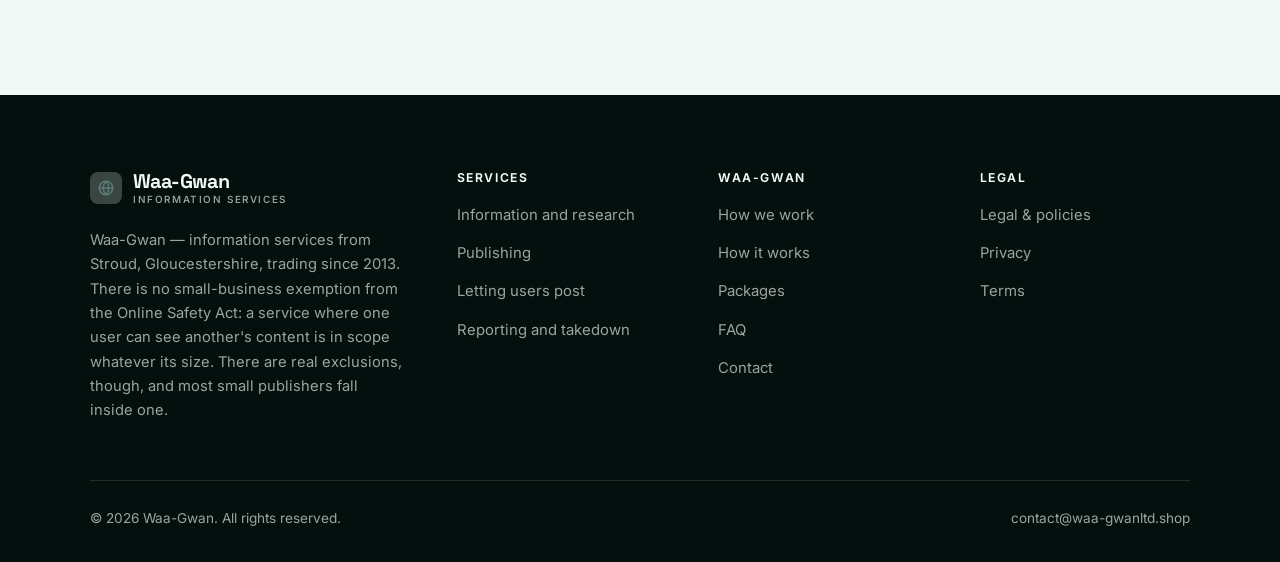
<file: about.html>
<!DOCTYPE html>
<html lang="en" class="no-js">
<head>
<meta charset="utf-8">
<meta name="viewport" content="width=device-width, initial-scale=1">
<title>How we work — Waa-Gwan</title>
<meta name="description" content="About Waa-Gwan Ltd, information services in Stroud, Gloucestershire, company number 08514609.">
<link rel="canonical" href="https://waa-gwanltd.shop/about.html">

<meta property="og:type" content="website">
<meta property="og:url" content="https://waa-gwanltd.shop/about.html">
<meta property="og:site_name" content="Waa-Gwan">
<meta property="og:locale" content="en_US">
<meta property="og:title" content="How we work — Waa-Gwan">
<meta property="og:description" content="About Waa-Gwan Ltd, information services in Stroud, Gloucestershire, company number 08514609.">
<meta name="theme-color" content="#04100d">

<link rel="icon" href="assets/img/favicon.svg" type="image/svg+xml">
<link rel="preconnect" href="https://fonts.googleapis.com">
<link rel="preconnect" href="https://fonts.gstatic.com" crossorigin>
<link rel="stylesheet" href="https://fonts.googleapis.com/css2?family=Space+Grotesk:wght@400;500;700&family=Inter:wght@400..700&display=swap">
<link rel="stylesheet" href="assets/css/style.css">

<!-- Thème appliqué avant le premier rendu (évite le flash) -->
<script>
document.documentElement.classList.remove('no-js');
(function(){try{var t=localStorage.getItem('site-theme');if(t){document.documentElement.setAttribute('data-theme',t);}}catch(e){}})();
</script>
</head>

<body>
<a class="skip-link" href="#main">Skip to main content</a>

<header class="site-header">
  <nav class="wrap nav" aria-label="Main navigation">
    <a class="brand" href="index.html">
      <svg class="brand__mark" viewBox="0 0 64 64" aria-hidden="true">
        <rect class="bm-bg" width="64" height="64" rx="16"/>
        <g class="bm-ic" transform="translate(14 14) scale(1.5)" fill="none" stroke-width="2.1" stroke-linecap="round" stroke-linejoin="round"><circle cx="12" cy="12" r="9"/><path d="M3 12h18M12 3c2.5 2.7 3.8 5.7 3.8 9s-1.3 6.3-3.8 9c-2.5-2.7-3.8-5.7-3.8-9S9.5 5.7 12 3z"/></g>
      </svg>
      <span>Waa-Gwan<span class="brand__sub">INFORMATION SERVICES</span></span>
    </a>

    <ul class="nav__links" id="nav-links">
      <li><a href="index.html">Home</a></li>
      <li><a href="programs.html">Services</a></li>
      <li><a href="index.html#pricing">Packages</a></li>
      <li><a href="about.html" aria-current="page">How we work</a></li>
      <li><a href="contact.html">Contact</a></li>
      <li><a class="btn btn--primary" href="contact.html">Start a conversation</a></li>
    </ul>

    <div class="nav__cta">
      <button class="theme-toggle" type="button" aria-label="Switch to dark theme">
        <svg class="icon-sun" viewBox="0 0 24 24" fill="none" stroke="currentColor" stroke-width="1.8" stroke-linecap="round" aria-hidden="true"><circle cx="12" cy="12" r="4"/><path d="M12 2v2m0 16v2M2 12h2m16 0h2M4.9 4.9l1.4 1.4m11.4 11.4 1.4 1.4M19.1 4.9l-1.4 1.4M6.3 17.7l-1.4 1.4"/></svg>
        <svg class="icon-moon" viewBox="0 0 24 24" fill="none" stroke="currentColor" stroke-width="1.8" stroke-linecap="round" stroke-linejoin="round" aria-hidden="true"><path d="M21 12.8A9 9 0 1 1 11.2 3a7 7 0 0 0 9.8 9.8z"/></svg>
      </button>
      <a class="btn btn--primary" href="contact.html">Start a conversation</a>
      <button class="nav__toggle" type="button" aria-expanded="false" aria-controls="nav-links" aria-label="Open menu">
        <svg class="icon-open" viewBox="0 0 24 24" fill="none" stroke="currentColor" stroke-width="2" stroke-linecap="round" aria-hidden="true"><path d="M3 6h18M3 12h18M3 18h18"/></svg>
        <svg class="icon-close" viewBox="0 0 24 24" fill="none" stroke="currentColor" stroke-width="2" stroke-linecap="round" aria-hidden="true"><path d="M6 6l12 12M18 6L6 18"/></svg>
      </button>
    </div>
  </nav>
</header>

<main id="main">

<section class="page-head">
  <div class="wrap">
    <nav class="breadcrumb" aria-label="Breadcrumb">
      <a href="index.html">Home</a><span>/</span><span aria-current="page">How we work</span>
    </nav>
    <h1>Small does not mean outside</h1>
    <p>The duties scale with size. Scope does not. Both halves of that are worth knowing.</p>
  </div>
</section>

<section class="section wrap">
  <div class="split reveal">
    <div class="split__art">
      <svg viewBox="0 0 520 420" role="img" aria-label="Example of a typical week: Question, Sources, Checked, Published, Reports, Logged.">
        <rect width="520" height="420" rx="20" fill="#e3ece9"/>
        <circle cx="450" cy="54" r="96" fill="#15493f" opacity=".12"/>
        <g style="font-family: var(--font-body)">
        <text x="40" y="62" font-size="22" font-weight="700" fill="#04100d" style="font-family: var(--font-display)">A typical week</text>
        <text x="80" y="100" text-anchor="middle" font-size="13" font-weight="600" fill="#6f7876">Mon</text>
        <rect x="40" y="112" width="80" height="262" rx="12" fill="#f2f8f6"/>
        <rect x="46" y="133" width="68" height="85" rx="9" fill="#b9cbc6"/>
        <text x="80" y="155" text-anchor="middle" font-size="11" font-weight="650" fill="#04100d">Question</text>
        <text x="172" y="100" text-anchor="middle" font-size="13" font-weight="600" fill="#6f7876">Tue</text>
        <rect x="132" y="112" width="80" height="262" rx="12" fill="#f2f8f6"/>
        <rect x="138" y="208" width="68" height="105" rx="9" fill="#15493f"/>
        <text x="172" y="230" text-anchor="middle" font-size="11" font-weight="650" fill="#ffffff">Sources</text>
        <text x="264" y="100" text-anchor="middle" font-size="13" font-weight="600" fill="#6f7876">Wed</text>
        <rect x="224" y="112" width="80" height="262" rx="12" fill="#f2f8f6"/>
        <rect x="230" y="148" width="68" height="75" rx="9" fill="#b9cbc6"/>
        <text x="264" y="170" text-anchor="middle" font-size="11" font-weight="650" fill="#04100d">Checked</text>
        <text x="356" y="100" text-anchor="middle" font-size="13" font-weight="600" fill="#6f7876">Thu</text>
        <rect x="316" y="112" width="80" height="262" rx="12" fill="#f2f8f6"/>
        <rect x="322" y="243" width="68" height="85" rx="9" fill="#04100d"/>
        <text x="356" y="265" text-anchor="middle" font-size="11" font-weight="650" fill="#f2f8f6">Published</text>
        <text x="448" y="100" text-anchor="middle" font-size="13" font-weight="600" fill="#6f7876">Fri</text>
        <rect x="408" y="112" width="80" height="262" rx="12" fill="#f2f8f6"/>
        <rect x="414" y="173" width="68" height="115" rx="9" fill="#b9cbc6"/>
        <text x="448" y="195" text-anchor="middle" font-size="11" font-weight="650" fill="#04100d">Reports</text>
        </g>
      </svg>
    </div>
    <div>
      <span class="eyebrow">How we work</span>
      <h2>Why a comments box is a longer commitment than it looks</h2>
      <p>Adding user content to a website is a couple of days of work and, potentially, a permanent set of regulatory duties, and almost everybody encounters those two facts in the wrong order. The Online Safety Act applies to user-to-user services — services by which content generated, uploaded or shared by one user may be encountered by another — where there are the required links with the United Kingdom. Nothing in that test depends on the size of the service, its revenue or its ambitions. A forum with a few hundred members is a regulated service in the same sense that a global platform is. What size properly affects is the content of the duties, which must be proportionate to the service and to the risks it actually presents, and that is a real and sensible protection rather than a technicality.</p>
      <p>The timetable has already run. An illegal content risk assessment was required by 16 March 2025, with the corresponding safety duties from the next day; a children's access assessment by 16 April 2025; a children's risk assessment by 24 July 2025, with children's safety duties from 25 July 2025 and requirements for highly effective age assurance in relation to specified content. Enforcement sits with Ofcom, which can impose penalties reaching eighteen million pounds or ten per cent of qualifying worldwide revenue, whichever is greater, pursue business disruption measures, and in connection with information notices engage criminal liability for senior managers. Whether a small service would ever face any of that is a separate question from whether the duties apply to it, and treating the first as an answer to the second is how organisations end up with nothing at all in place.</p>
      <p>The other half deserves equal emphasis, because the alarm in this area is frequently overdone. The Act contains exemptions, and the broadest in practical terms covers services where the only user-generated content enabled is comments or reviews on material the provider published itself. That description fits an enormous number of small business sites, blogs and publications, which are consequently not in the position they fear. We will not tell a client which side of that line they are on, because it is a question of law and the honest answer to it comes from a lawyer. What we will do is establish the facts the answer depends on — exactly what a user can post, who can see it, whether a child could reach it, what happens when someone reports something — written down in a form a lawyer can work from in an hour rather than a week.</p>
      <!--
        TO DO: add a short introduction of the coach (name, real background),
        with a photo if possible. Do not invent credentials — see README.md.
      -->
    </div>
  </div>
</section>

<section class="section section--flush wrap">
  <div class="section-head reveal">
    <span class="eyebrow">Our principles</span>
    <h2>Three beliefs behind the method</h2>
  </div>
  <div class="grid grid--3 reveal-group">
    <article class="card">
      <div class="card__icon"><svg viewBox="0 0 24 24" fill="none" stroke="currentColor" stroke-width="1.7" stroke-linecap="round" stroke-linejoin="round" aria-hidden="true"><circle cx="12" cy="12" r="9.2"/><path d="M12 16v-4.5M12 8.2v.1"/></svg></div>
      <h3>Scope ignores size</h3>
      <p>The duties are proportionate. Scope is not.</p>
    </article>
    <article class="card">
      <div class="card__icon"><svg viewBox="0 0 24 24" fill="none" stroke="currentColor" stroke-width="1.7" stroke-linecap="round" stroke-linejoin="round" aria-hidden="true"><path d="M20 6 9 17l-5-5"/></svg></div>
      <h3>Exemptions are real</h3>
      <p>Comments on your own content are treated differently.</p>
    </article>
    <article class="card">
      <div class="card__icon"><svg viewBox="0 0 24 24" fill="none" stroke="currentColor" stroke-width="1.7" stroke-linecap="round" stroke-linejoin="round" aria-hidden="true"><rect x="5" y="4" width="14" height="17.5" rx="2.5"/><path d="M9 4V3h6v1M9 12.5l2 2 4-4"/></svg></div>
      <h3>Log the decision</h3>
      <p>An unrecorded decision cannot be shown.</p>
    </article>
  </div>
</section>

<section class="wrap section--tight">
  <div class="cta-band reveal">
    <h2>Want to talk it through?</h2>
    <p>A free first conversation, with no obligation.</p>
    <div class="hero__actions">
      <a class="btn btn--primary btn--lg" href="contact.html">Start a conversation <svg viewBox="0 0 24 24" fill="none" stroke="currentColor" stroke-width="2.2" stroke-linecap="round" stroke-linejoin="round" aria-hidden="true"><path d="M5 12h14M13 6l6 6-6 6"/></svg></a>
      <a class="btn btn--on-dark btn--lg" href="programs.html">See what we do</a>
    </div>
  </div>
</section>

</main>

<footer class="site-footer">
  <div class="wrap">
    <div class="footer__grid">
      <div class="footer__brand">
        <a class="brand" href="index.html">
          <svg class="brand__mark" viewBox="0 0 64 64" aria-hidden="true">
        <rect class="bm-bg" width="64" height="64" rx="16"/>
        <g class="bm-ic" transform="translate(14 14) scale(1.5)" fill="none" stroke-width="2.1" stroke-linecap="round" stroke-linejoin="round"><circle cx="12" cy="12" r="9"/><path d="M3 12h18M12 3c2.5 2.7 3.8 5.7 3.8 9s-1.3 6.3-3.8 9c-2.5-2.7-3.8-5.7-3.8-9S9.5 5.7 12 3z"/></g>
      </svg>
          <span>Waa-Gwan<span class="brand__sub">INFORMATION SERVICES</span></span>
        </a>
        <p>Waa-Gwan — information services from Stroud, Gloucestershire, trading since 2013. There is no small-business exemption from the Online Safety Act: a service where one user can see another's content is in scope whatever its size. There are real exclusions, though, and most small publishers fall inside one.</p>
      </div>

      <div class="footer__col">
        <h4>Services</h4>
        <ul>
          <li><a href="programs.html#information">Information and research</a></li>
          <li><a href="programs.html#publishing">Publishing</a></li>
          <li><a href="programs.html#usercontent">Letting users post</a></li>
          <li><a href="programs.html#takedown">Reporting and takedown</a></li>
        </ul>
      </div>

      <div class="footer__col">
        <h4>Waa-Gwan</h4>
        <ul>
          <li><a href="about.html">How we work</a></li>
          <li><a href="index.html#how-it-works">How it works</a></li>
          <li><a href="index.html#pricing">Packages</a></li>
          <li><a href="index.html#faq">FAQ</a></li>
          <li><a href="contact.html">Contact</a></li>
        </ul>
      </div>

      <div class="footer__col">
        <h4>Legal</h4>
        <ul>
          <li><a href="legal.html">Legal &amp; policies</a></li>
          <li><a href="legal.html#privacy">Privacy</a></li>
          <li><a href="legal.html#terms">Terms</a></li>
        </ul>
      </div>
    </div>

    <div class="footer__bottom">
      <p>© <span data-year>2026</span> Waa-Gwan. All rights reserved.</p>
      <p><a href="mailto:contact@waa-gwanltd.shop">contact@waa-gwanltd.shop</a></p>
    </div>
  </div>
</footer>

<script src="assets/js/main.js" defer></script>
</body>
</html>
</file>
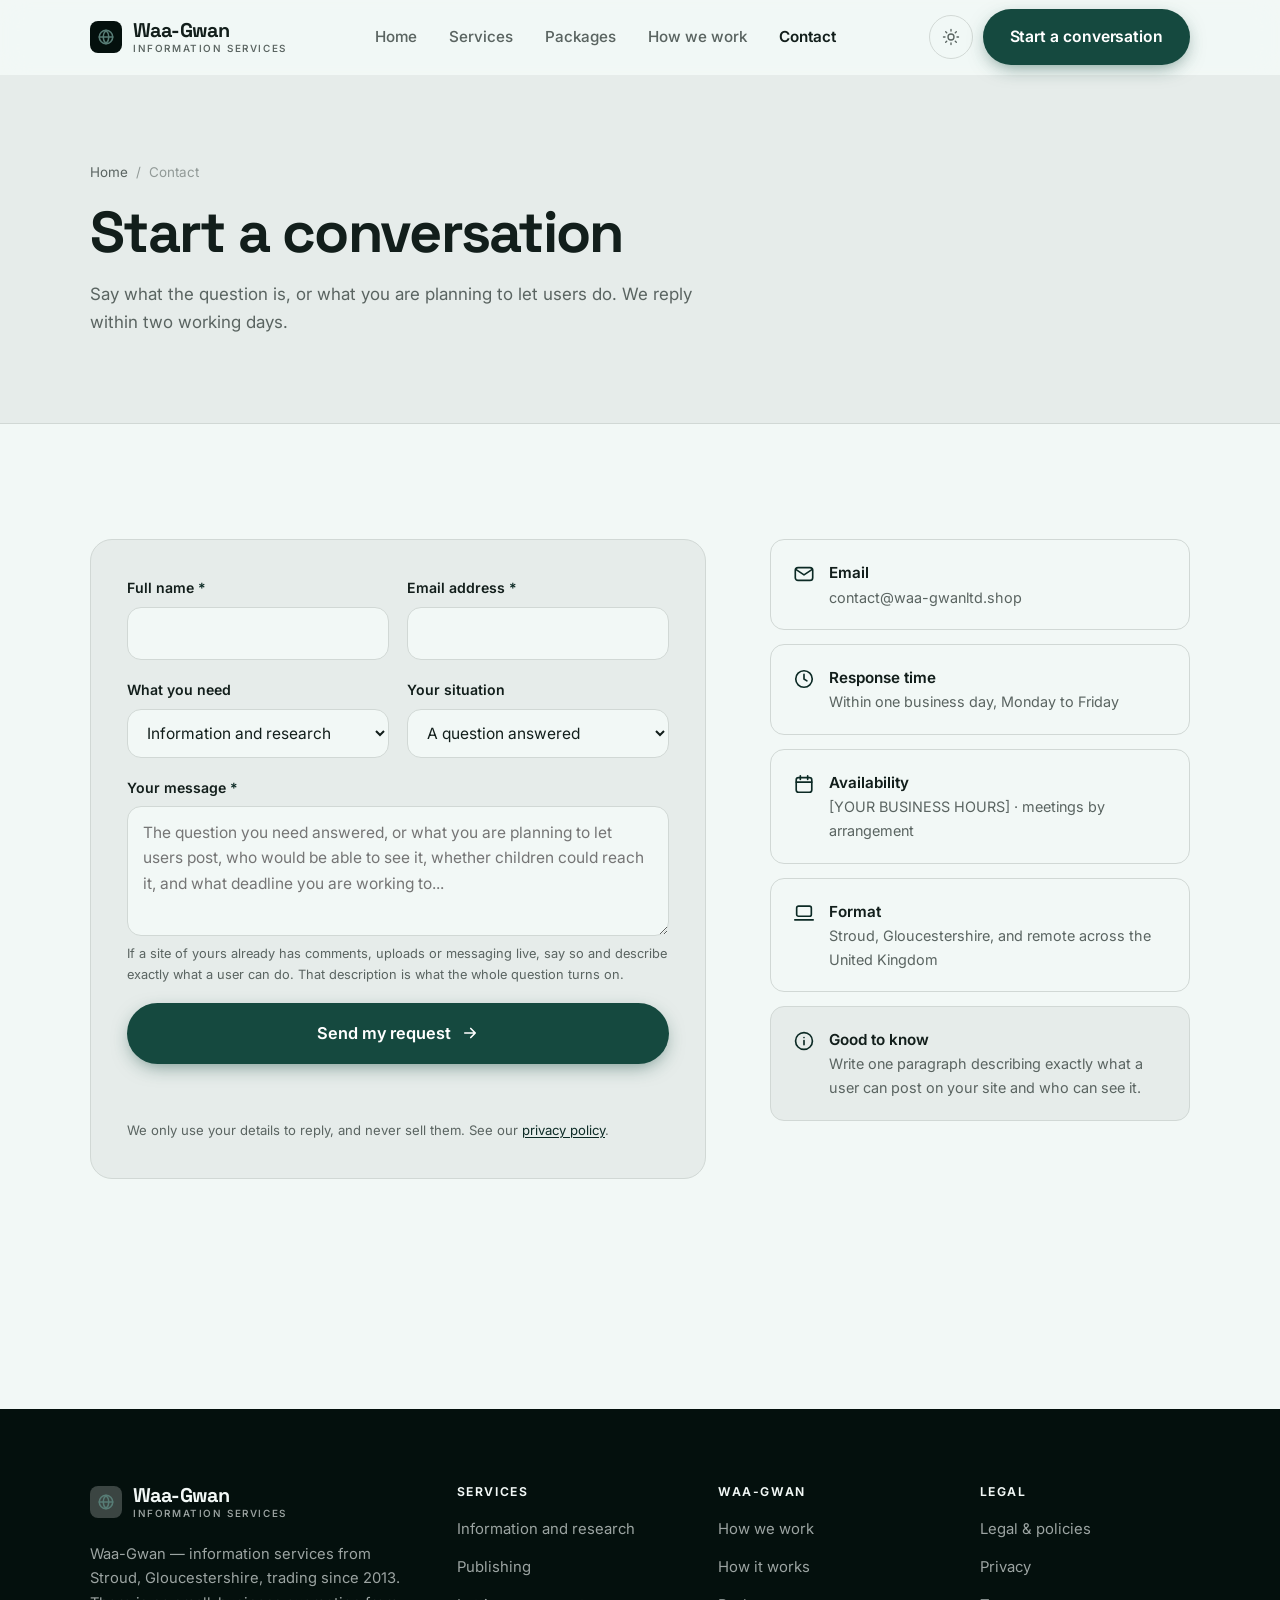
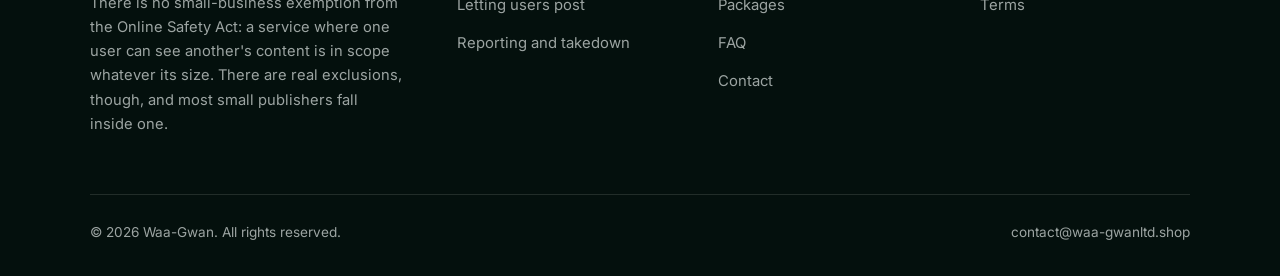
<file: contact.html>
<!DOCTYPE html>
<html lang="en" class="no-js">
<head>
<meta charset="utf-8">
<meta name="viewport" content="width=device-width, initial-scale=1">
<title>Contact — Waa-Gwan</title>
<meta name="description" content="Contact Waa-Gwan Ltd in Stroud about an information enquiry, a publishing project or a planned user-content feature. We reply within two working days.">
<link rel="canonical" href="https://waa-gwanltd.shop/contact.html">

<meta property="og:type" content="website">
<meta property="og:url" content="https://waa-gwanltd.shop/contact.html">
<meta property="og:site_name" content="Waa-Gwan">
<meta property="og:locale" content="en_US">
<meta property="og:title" content="Contact — Waa-Gwan">
<meta property="og:description" content="Contact Waa-Gwan Ltd in Stroud about an information enquiry, a publishing project or a planned user-content feature. We reply within two working days.">
<meta name="theme-color" content="#04100d">

<link rel="icon" href="assets/img/favicon.svg" type="image/svg+xml">
<link rel="preconnect" href="https://fonts.googleapis.com">
<link rel="preconnect" href="https://fonts.gstatic.com" crossorigin>
<link rel="stylesheet" href="https://fonts.googleapis.com/css2?family=Space+Grotesk:wght@400;500;700&family=Inter:wght@400..700&display=swap">
<link rel="stylesheet" href="assets/css/style.css">

<!-- Thème appliqué avant le premier rendu (évite le flash) -->
<script>
document.documentElement.classList.remove('no-js');
(function(){try{var t=localStorage.getItem('site-theme');if(t){document.documentElement.setAttribute('data-theme',t);}}catch(e){}})();
</script>
</head>

<body>
<a class="skip-link" href="#main">Skip to main content</a>

<header class="site-header">
  <nav class="wrap nav" aria-label="Main navigation">
    <a class="brand" href="index.html">
      <svg class="brand__mark" viewBox="0 0 64 64" aria-hidden="true">
        <rect class="bm-bg" width="64" height="64" rx="16"/>
        <g class="bm-ic" transform="translate(14 14) scale(1.5)" fill="none" stroke-width="2.1" stroke-linecap="round" stroke-linejoin="round"><circle cx="12" cy="12" r="9"/><path d="M3 12h18M12 3c2.5 2.7 3.8 5.7 3.8 9s-1.3 6.3-3.8 9c-2.5-2.7-3.8-5.7-3.8-9S9.5 5.7 12 3z"/></g>
      </svg>
      <span>Waa-Gwan<span class="brand__sub">INFORMATION SERVICES</span></span>
    </a>

    <ul class="nav__links" id="nav-links">
      <li><a href="index.html">Home</a></li>
      <li><a href="programs.html">Services</a></li>
      <li><a href="index.html#pricing">Packages</a></li>
      <li><a href="about.html">How we work</a></li>
      <li><a href="contact.html" aria-current="page">Contact</a></li>
      <li><a class="btn btn--primary" href="contact.html">Start a conversation</a></li>
    </ul>

    <div class="nav__cta">
      <button class="theme-toggle" type="button" aria-label="Switch to dark theme">
        <svg class="icon-sun" viewBox="0 0 24 24" fill="none" stroke="currentColor" stroke-width="1.8" stroke-linecap="round" aria-hidden="true"><circle cx="12" cy="12" r="4"/><path d="M12 2v2m0 16v2M2 12h2m16 0h2M4.9 4.9l1.4 1.4m11.4 11.4 1.4 1.4M19.1 4.9l-1.4 1.4M6.3 17.7l-1.4 1.4"/></svg>
        <svg class="icon-moon" viewBox="0 0 24 24" fill="none" stroke="currentColor" stroke-width="1.8" stroke-linecap="round" stroke-linejoin="round" aria-hidden="true"><path d="M21 12.8A9 9 0 1 1 11.2 3a7 7 0 0 0 9.8 9.8z"/></svg>
      </button>
      <a class="btn btn--primary" href="contact.html">Start a conversation</a>
      <button class="nav__toggle" type="button" aria-expanded="false" aria-controls="nav-links" aria-label="Open menu">
        <svg class="icon-open" viewBox="0 0 24 24" fill="none" stroke="currentColor" stroke-width="2" stroke-linecap="round" aria-hidden="true"><path d="M3 6h18M3 12h18M3 18h18"/></svg>
        <svg class="icon-close" viewBox="0 0 24 24" fill="none" stroke="currentColor" stroke-width="2" stroke-linecap="round" aria-hidden="true"><path d="M6 6l12 12M18 6L6 18"/></svg>
      </button>
    </div>
  </nav>
</header>

<main id="main">

<section class="page-head">
  <div class="wrap">
    <nav class="breadcrumb" aria-label="Breadcrumb">
      <a href="index.html">Home</a><span>/</span><span aria-current="page">Contact</span>
    </nav>
    <h1>Start a conversation</h1>
    <p>Say what the question is, or what you are planning to let users do. We reply within two working days.</p>
  </div>
</section>

<section class="section wrap">
  <div class="form-layout">

    <!--
      FORM: the action attribute holds a placeholder id. Create a free form at
      https://formspree.io and replace VOTRE_ID_FORMSPREE. Until then, the button
      opens the visitor's email app with a pre-filled message to contact@waa-gwanltd.shop.
    -->
    <form class="form" id="contact-form" action="https://formspree.io/f/VOTRE_ID_FORMSPREE" method="POST"
          data-email="contact@waa-gwanltd.shop" data-subject="Enquiry"
          data-msg-mail="Your email app will open with the message ready to send." data-msg-sending="Sending…"
          data-msg-ok="Thanks! Your message is on its way. We reply within one business day." data-msg-err="Sending failed. Please email us directly at">
      <div class="form__row">
        <div class="field">
          <label for="nom">Full name <span class="req" aria-hidden="true">*</span></label>
          <input type="text" id="nom" name="nom" autocomplete="name" required>
        </div>
        <div class="field">
          <label for="email">Email address <span class="req" aria-hidden="true">*</span></label>
          <input type="email" id="email" name="email" autocomplete="email" required>
        </div>
      </div>

      <div class="form__row">
        <div class="field">
          <label for="programme">What you need</label>
          <select id="programme" name="programme">
            <option>Information and research</option>
            <option>Publishing</option>
            <option>Letting users post</option>
            <option>Reporting and takedown</option>
            <option>Not sure yet</option>
          </select>
        </div>
        <div class="field">
          <label for="niveau">Your situation</label>
          <select id="niveau" name="niveau">
            <option>A question answered</option>
            <option>Something written or published</option>
            <option>A user-content feature planned</option>
            <option>A reporting route set up</option>
          </select>
        </div>
      </div>

      <div class="field">
        <label for="message">Your message <span class="req" aria-hidden="true">*</span></label>
        <textarea id="message" name="message" required placeholder="The question you need answered, or what you are planning to let users post, who would be able to see it, whether children could reach it, and what deadline you are working to..."></textarea>
        <span class="field__hint">If a site of yours already has comments, uploads or messaging live, say so and describe exactly what a user can do. That description is what the whole question turns on.</span>
      </div>

      <!-- Bot trap: hidden from humans -->
      <div class="visually-hidden" aria-hidden="true">
        <label for="site-web">Leave this field empty</label>
        <input type="text" id="site-web" name="_gotcha" tabindex="-1" autocomplete="off">
      </div>

      <button class="btn btn--primary btn--lg" type="submit">Send my request <svg viewBox="0 0 24 24" fill="none" stroke="currentColor" stroke-width="2.2" stroke-linecap="round" stroke-linejoin="round" aria-hidden="true"><path d="M5 12h14M13 6l6 6-6 6"/></svg></button>

      <p id="form-status" class="form__status" role="status" aria-live="polite"></p>

      <p class="form__note">
        We only use your details to reply, and never sell them. See our <a href="legal.html#privacy">privacy policy</a>.
      </p>
    </form>

    <aside class="contact-aside">
      <div class="contact-card">
        <svg viewBox="0 0 24 24" fill="none" stroke="currentColor" stroke-width="1.8" stroke-linecap="round" stroke-linejoin="round" aria-hidden="true"><rect x="2.5" y="5" width="19" height="14" rx="3"/><path d="M3 7l9 6 9-6"/></svg>
        <div><b>Email</b><a href="mailto:contact@waa-gwanltd.shop">contact@waa-gwanltd.shop</a></div>
      </div>
      <div class="contact-card">
        <svg viewBox="0 0 24 24" fill="none" stroke="currentColor" stroke-width="1.8" stroke-linecap="round" stroke-linejoin="round" aria-hidden="true"><circle cx="12" cy="12" r="9"/><path d="M12 7v5l3.2 2"/></svg>
        <div><b>Response time</b><span>Within one business day, Monday to Friday</span></div>
      </div>
      <div class="contact-card">
        <svg viewBox="0 0 24 24" fill="none" stroke="currentColor" stroke-width="1.8" stroke-linecap="round" stroke-linejoin="round" aria-hidden="true"><rect x="3.5" y="5" width="17" height="16" rx="2.5"/><path d="M8 3v4M16 3v4M3.5 10h17"/></svg>
        <div><b>Availability</b><span>[YOUR BUSINESS HOURS] · meetings by arrangement</span></div>
      </div>
      <div class="contact-card">
        <svg viewBox="0 0 24 24" fill="none" stroke="currentColor" stroke-width="1.8" stroke-linecap="round" stroke-linejoin="round" aria-hidden="true"><rect x="4" y="4.5" width="16" height="11" rx="2"/><path d="M2 19.5h20"/></svg>
        <div><b>Format</b><span>Stroud, Gloucestershire, and remote across the United Kingdom</span></div>
      </div>
      <div class="contact-card contact-card--soft">
        <svg viewBox="0 0 24 24" fill="none" stroke="currentColor" stroke-width="1.8" stroke-linecap="round" stroke-linejoin="round" aria-hidden="true"><circle cx="12" cy="12" r="9.2"/><path d="M12 16v-4.5M12 8.2v.1"/></svg>
        <div><b>Good to know</b><span>Write one paragraph describing exactly what a user can post on your site and who can see it.</span></div>
      </div>
    </aside>

  </div>
</section>

</main>

<footer class="site-footer">
  <div class="wrap">
    <div class="footer__grid">
      <div class="footer__brand">
        <a class="brand" href="index.html">
          <svg class="brand__mark" viewBox="0 0 64 64" aria-hidden="true">
        <rect class="bm-bg" width="64" height="64" rx="16"/>
        <g class="bm-ic" transform="translate(14 14) scale(1.5)" fill="none" stroke-width="2.1" stroke-linecap="round" stroke-linejoin="round"><circle cx="12" cy="12" r="9"/><path d="M3 12h18M12 3c2.5 2.7 3.8 5.7 3.8 9s-1.3 6.3-3.8 9c-2.5-2.7-3.8-5.7-3.8-9S9.5 5.7 12 3z"/></g>
      </svg>
          <span>Waa-Gwan<span class="brand__sub">INFORMATION SERVICES</span></span>
        </a>
        <p>Waa-Gwan — information services from Stroud, Gloucestershire, trading since 2013. There is no small-business exemption from the Online Safety Act: a service where one user can see another's content is in scope whatever its size. There are real exclusions, though, and most small publishers fall inside one.</p>
      </div>

      <div class="footer__col">
        <h4>Services</h4>
        <ul>
          <li><a href="programs.html#information">Information and research</a></li>
          <li><a href="programs.html#publishing">Publishing</a></li>
          <li><a href="programs.html#usercontent">Letting users post</a></li>
          <li><a href="programs.html#takedown">Reporting and takedown</a></li>
        </ul>
      </div>

      <div class="footer__col">
        <h4>Waa-Gwan</h4>
        <ul>
          <li><a href="about.html">How we work</a></li>
          <li><a href="index.html#how-it-works">How it works</a></li>
          <li><a href="index.html#pricing">Packages</a></li>
          <li><a href="index.html#faq">FAQ</a></li>
          <li><a href="contact.html">Contact</a></li>
        </ul>
      </div>

      <div class="footer__col">
        <h4>Legal</h4>
        <ul>
          <li><a href="legal.html">Legal &amp; policies</a></li>
          <li><a href="legal.html#privacy">Privacy</a></li>
          <li><a href="legal.html#terms">Terms</a></li>
        </ul>
      </div>
    </div>

    <div class="footer__bottom">
      <p>© <span data-year>2026</span> Waa-Gwan. All rights reserved.</p>
      <p><a href="mailto:contact@waa-gwanltd.shop">contact@waa-gwanltd.shop</a></p>
    </div>
  </div>
</footer>

<script src="assets/js/main.js" defer></script>
</body>
</html>
</file>
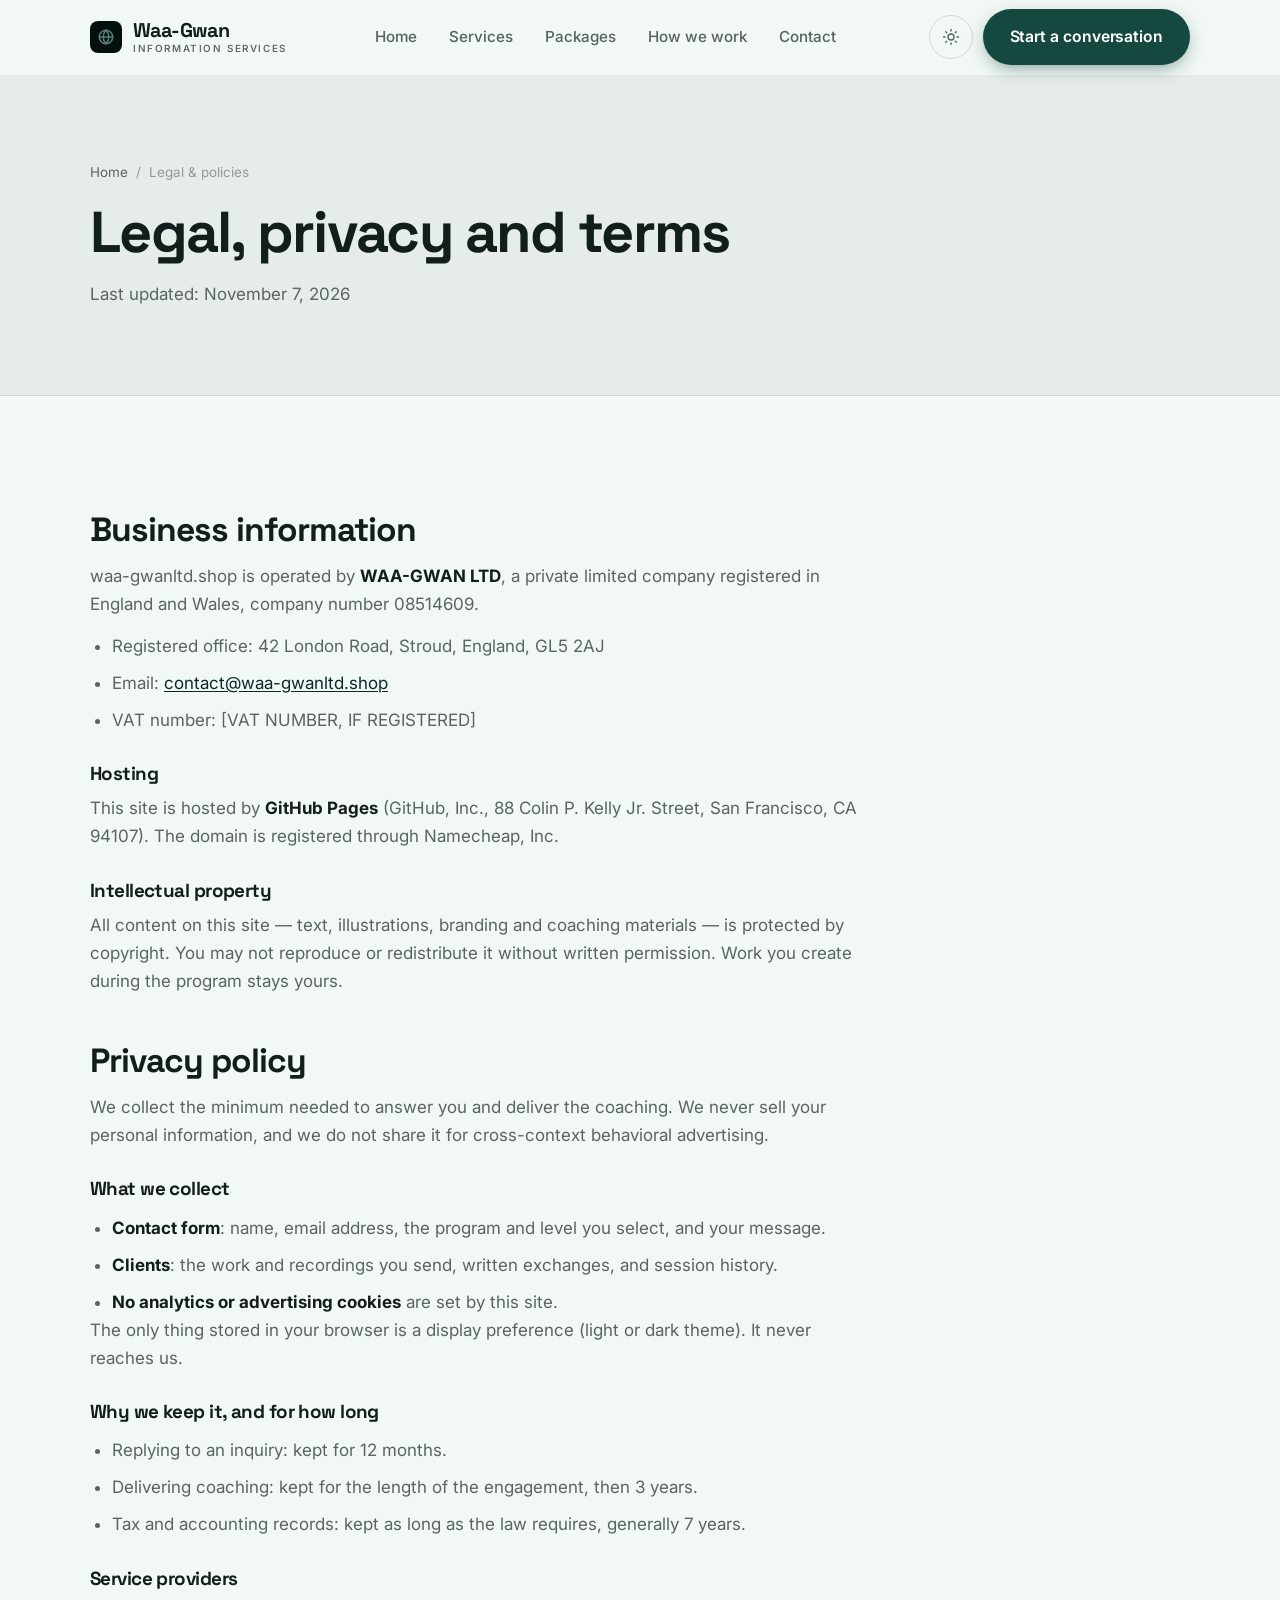
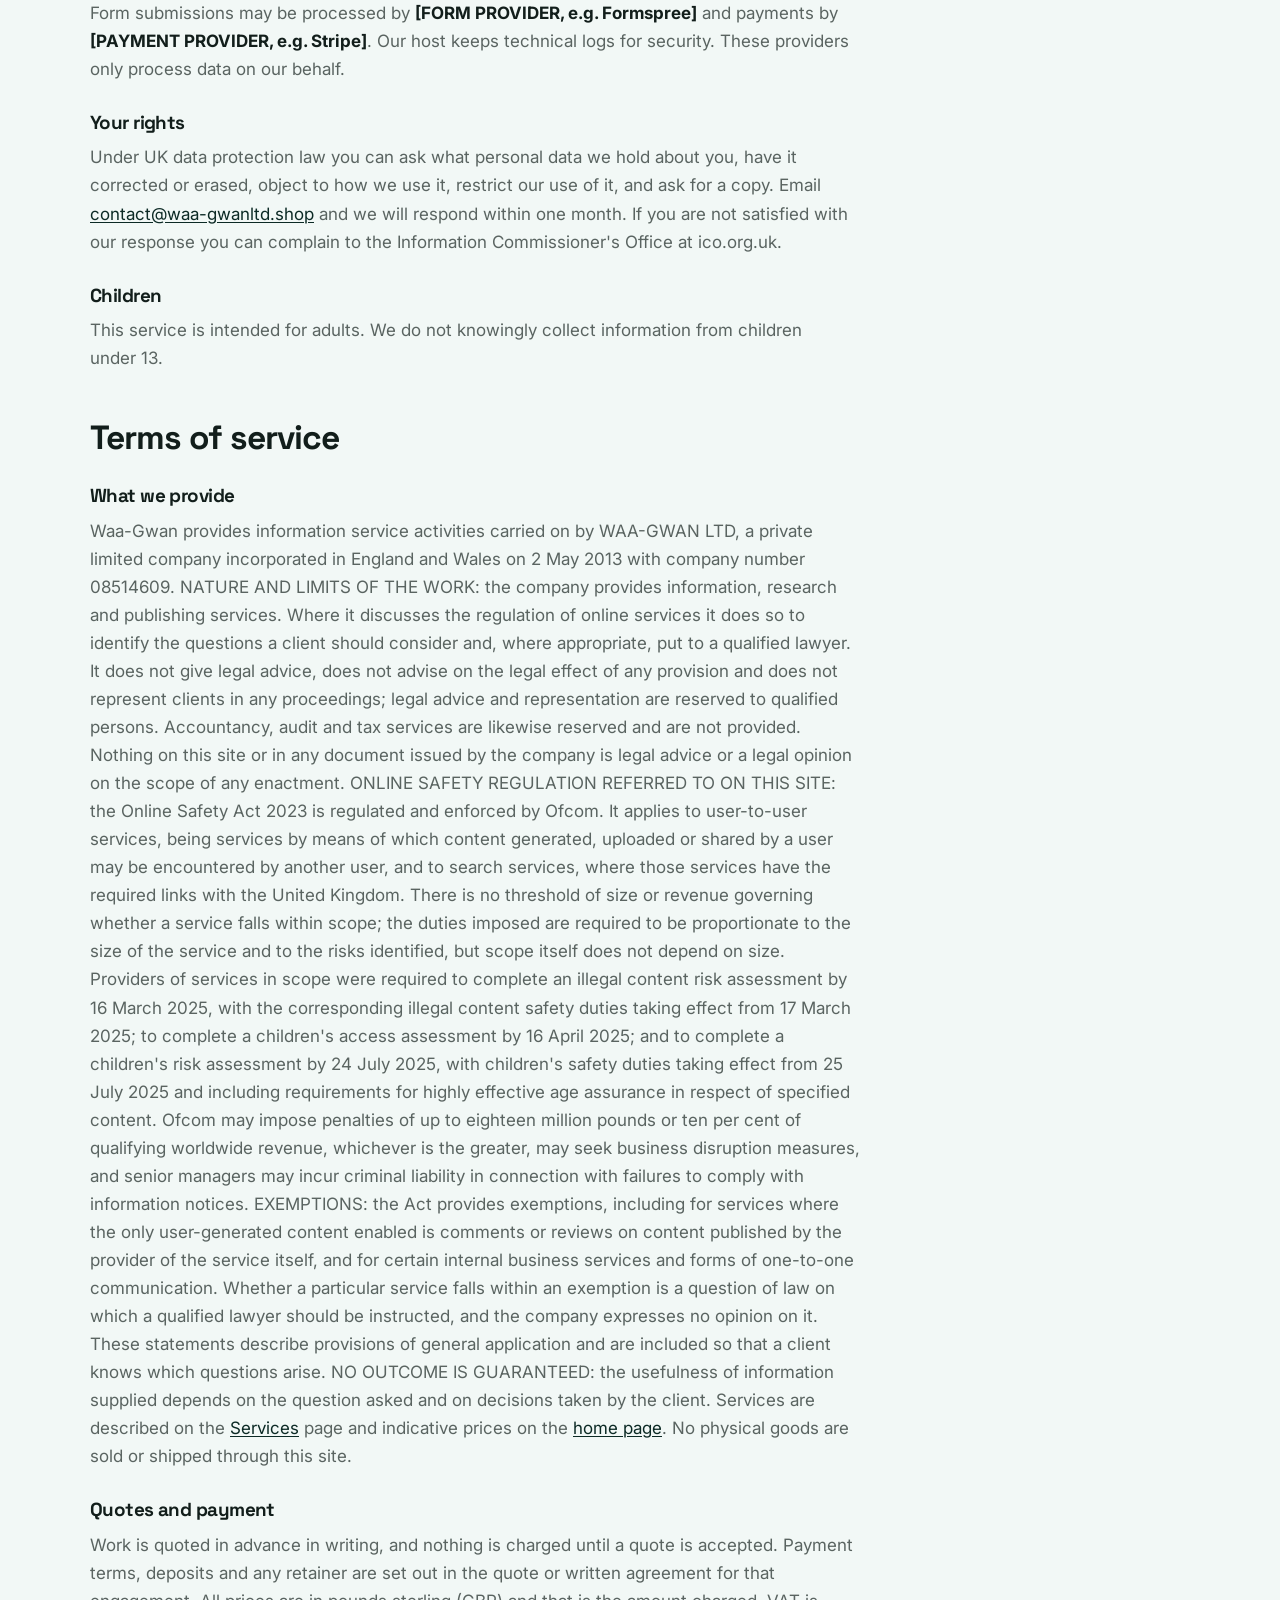
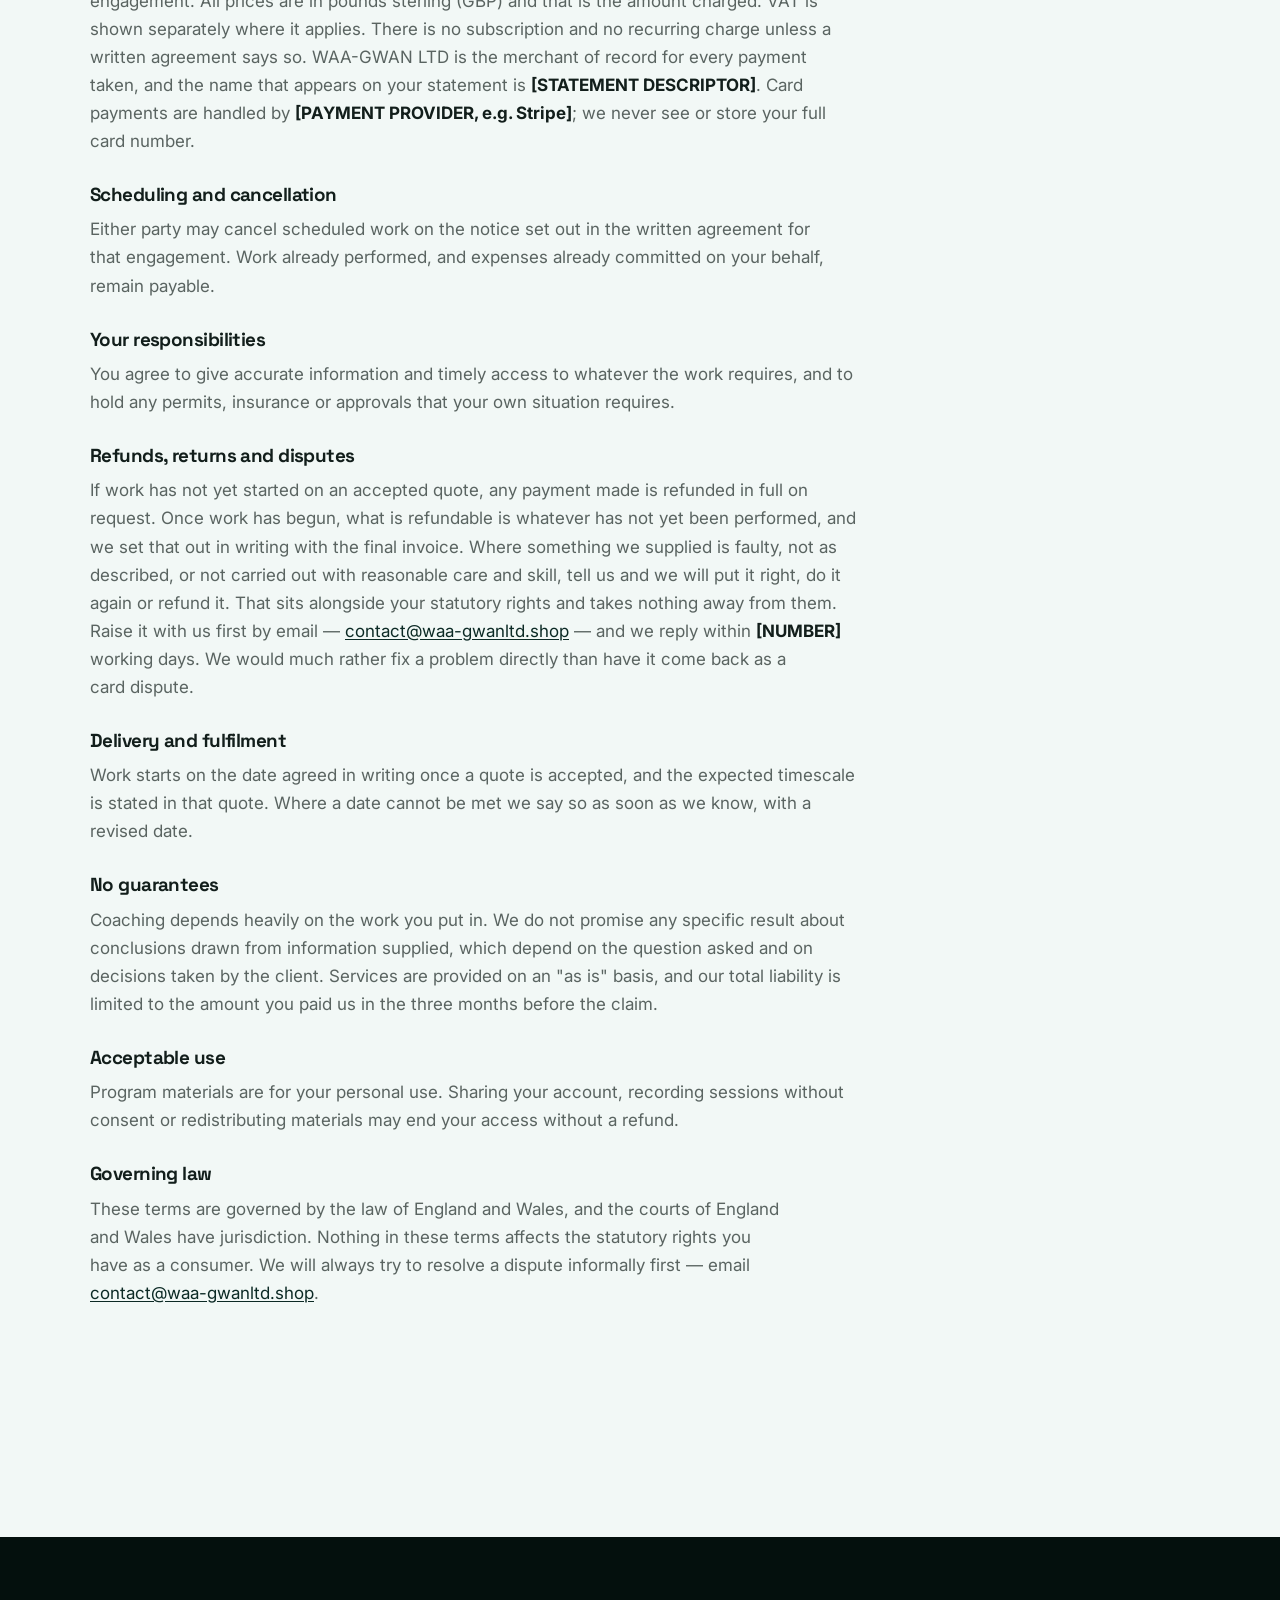
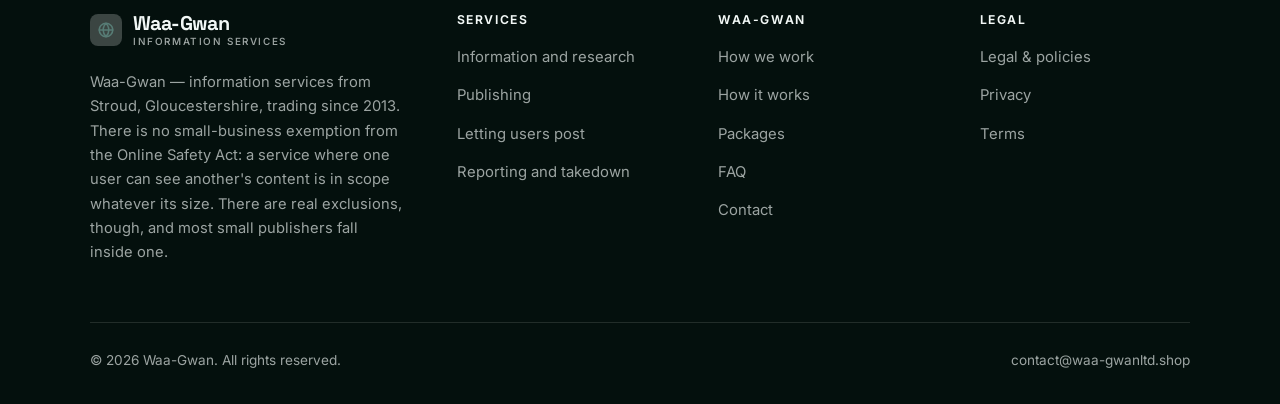
<file: legal.html>
<!DOCTYPE html>
<html lang="en" class="no-js">
<head>
<meta charset="utf-8">
<meta name="viewport" content="width=device-width, initial-scale=1">
<title>Legal, privacy and terms — Waa-Gwan</title>
<meta name="description" content="Business information, privacy policy and terms of service for Waa-Gwan.">
<meta name="robots" content="noindex">

<meta property="og:type" content="website">
<meta property="og:url" content="https://waa-gwanltd.shop/legal.html">
<meta property="og:site_name" content="Waa-Gwan">
<meta property="og:locale" content="en_US">
<meta property="og:title" content="Legal, privacy and terms — Waa-Gwan">
<meta property="og:description" content="Business information, privacy policy and terms of service for Waa-Gwan.">
<meta name="theme-color" content="#04100d">

<link rel="icon" href="assets/img/favicon.svg" type="image/svg+xml">
<link rel="preconnect" href="https://fonts.googleapis.com">
<link rel="preconnect" href="https://fonts.gstatic.com" crossorigin>
<link rel="stylesheet" href="https://fonts.googleapis.com/css2?family=Space+Grotesk:wght@400;500;700&family=Inter:wght@400..700&display=swap">
<link rel="stylesheet" href="assets/css/style.css">

<!-- Thème appliqué avant le premier rendu (évite le flash) -->
<script>
document.documentElement.classList.remove('no-js');
(function(){try{var t=localStorage.getItem('site-theme');if(t){document.documentElement.setAttribute('data-theme',t);}}catch(e){}})();
</script>
</head>

<body>
<a class="skip-link" href="#main">Skip to main content</a>

<header class="site-header">
  <nav class="wrap nav" aria-label="Main navigation">
    <a class="brand" href="index.html">
      <svg class="brand__mark" viewBox="0 0 64 64" aria-hidden="true">
        <rect class="bm-bg" width="64" height="64" rx="16"/>
        <g class="bm-ic" transform="translate(14 14) scale(1.5)" fill="none" stroke-width="2.1" stroke-linecap="round" stroke-linejoin="round"><circle cx="12" cy="12" r="9"/><path d="M3 12h18M12 3c2.5 2.7 3.8 5.7 3.8 9s-1.3 6.3-3.8 9c-2.5-2.7-3.8-5.7-3.8-9S9.5 5.7 12 3z"/></g>
      </svg>
      <span>Waa-Gwan<span class="brand__sub">INFORMATION SERVICES</span></span>
    </a>

    <ul class="nav__links" id="nav-links">
      <li><a href="index.html">Home</a></li>
      <li><a href="programs.html">Services</a></li>
      <li><a href="index.html#pricing">Packages</a></li>
      <li><a href="about.html">How we work</a></li>
      <li><a href="contact.html">Contact</a></li>
      <li><a class="btn btn--primary" href="contact.html">Start a conversation</a></li>
    </ul>

    <div class="nav__cta">
      <button class="theme-toggle" type="button" aria-label="Switch to dark theme">
        <svg class="icon-sun" viewBox="0 0 24 24" fill="none" stroke="currentColor" stroke-width="1.8" stroke-linecap="round" aria-hidden="true"><circle cx="12" cy="12" r="4"/><path d="M12 2v2m0 16v2M2 12h2m16 0h2M4.9 4.9l1.4 1.4m11.4 11.4 1.4 1.4M19.1 4.9l-1.4 1.4M6.3 17.7l-1.4 1.4"/></svg>
        <svg class="icon-moon" viewBox="0 0 24 24" fill="none" stroke="currentColor" stroke-width="1.8" stroke-linecap="round" stroke-linejoin="round" aria-hidden="true"><path d="M21 12.8A9 9 0 1 1 11.2 3a7 7 0 0 0 9.8 9.8z"/></svg>
      </button>
      <a class="btn btn--primary" href="contact.html">Start a conversation</a>
      <button class="nav__toggle" type="button" aria-expanded="false" aria-controls="nav-links" aria-label="Open menu">
        <svg class="icon-open" viewBox="0 0 24 24" fill="none" stroke="currentColor" stroke-width="2" stroke-linecap="round" aria-hidden="true"><path d="M3 6h18M3 12h18M3 18h18"/></svg>
        <svg class="icon-close" viewBox="0 0 24 24" fill="none" stroke="currentColor" stroke-width="2" stroke-linecap="round" aria-hidden="true"><path d="M6 6l12 12M18 6L6 18"/></svg>
      </button>
    </div>
  </nav>
</header>

<main id="main">

<section class="page-head">
  <div class="wrap">
    <nav class="breadcrumb" aria-label="Breadcrumb">
      <a href="index.html">Home</a><span>/</span><span aria-current="page">Legal &amp; policies</span>
    </nav>
    <h1>Legal, privacy and terms</h1>
    <p>Last updated: <time datetime="2026-11-07">November 7, 2026</time></p>
  </div>
</section>

<section class="section wrap">
  <div class="prose">

    <!--
      TO DO: this is a skeleton, not legal advice. Replace every [BRACKET] with
      your real details before selling, and have a lawyer review it if you can.
      Consumer protection rules differ by state.
    -->

    <h2 id="business">Business information</h2>
    <p>
      waa-gwanltd.shop is operated by <strong>WAA-GWAN LTD</strong>, a private limited
      company registered in England and Wales, company number 08514609.
    </p>
    <ul>
      <li>Registered office: 42 London Road, Stroud, England, GL5 2AJ</li>
      <li>Email: <a href="mailto:contact@waa-gwanltd.shop">contact@waa-gwanltd.shop</a></li>
      <li>VAT number: [VAT NUMBER, IF REGISTERED]</li>
    </ul>

    <h3>Hosting</h3>
    <p>
      This site is hosted by <strong>GitHub Pages</strong> (GitHub, Inc., 88 Colin P. Kelly Jr. Street,
      San Francisco, CA 94107). The domain is registered through Namecheap, Inc.
    </p>

    <h3>Intellectual property</h3>
    <p>
      All content on this site — text, illustrations, branding and coaching materials — is protected by
      copyright. You may not reproduce or redistribute it without written permission. Work you create during
      the program stays yours.
    </p>

    <h2 id="privacy">Privacy policy</h2>
    <p>
      We collect the minimum needed to answer you and deliver the coaching. We never sell your personal
      information, and we do not share it for cross-context behavioral advertising.
    </p>
    <h3>What we collect</h3>
    <ul>
      <li><strong>Contact form</strong>: name, email address, the program and level you select, and your message.</li>
      <li><strong>Clients</strong>: the work and recordings you send, written exchanges, and session history.</li>
      <li><strong>No analytics or advertising cookies</strong> are set by this site.</li>
    </ul>
    <p>
      The only thing stored in your browser is a display preference (light or dark theme). It never reaches us.
    </p>
    <h3>Why we keep it, and for how long</h3>
    <ul>
      <li>Replying to an inquiry: kept for 12 months.</li>
      <li>Delivering coaching: kept for the length of the engagement, then 3 years.</li>
      <li>Tax and accounting records: kept as long as the law requires, generally 7 years.</li>
    </ul>
    <h3>Service providers</h3>
    <p>
      Form submissions may be processed by <strong>[FORM PROVIDER, e.g. Formspree]</strong> and payments by
      <strong>[PAYMENT PROVIDER, e.g. Stripe]</strong>. Our host keeps technical logs for security. These
      providers only process data on our behalf.
    </p>
    <h3>Your rights</h3>
    <p>
      Under UK data protection law you can ask what personal data we hold about you, have it corrected or
      erased, object to how we use it, restrict our use of it, and ask for a copy. Email
      <a href="mailto:contact@waa-gwanltd.shop">contact@waa-gwanltd.shop</a> and we will respond within one month. If you are not satisfied with
      our response you can complain to the Information Commissioner's Office at ico.org.uk.
    </p>
    <h3>Children</h3>
    <p>
      This service is intended for adults. We do not knowingly collect information from children under 13.
    </p>

    <h2 id="terms">Terms of service</h2>
    <h3>What we provide</h3>
    <p>
      Waa-Gwan provides information service activities carried on by WAA-GWAN LTD, a private limited company incorporated in England and Wales on 2 May 2013 with company number 08514609. NATURE AND LIMITS OF THE WORK: the company provides information, research and publishing services. Where it discusses the regulation of online services it does so to identify the questions a client should consider and, where appropriate, put to a qualified lawyer. It does not give legal advice, does not advise on the legal effect of any provision and does not represent clients in any proceedings; legal advice and representation are reserved to qualified persons. Accountancy, audit and tax services are likewise reserved and are not provided. Nothing on this site or in any document issued by the company is legal advice or a legal opinion on the scope of any enactment. ONLINE SAFETY REGULATION REFERRED TO ON THIS SITE: the Online Safety Act 2023 is regulated and enforced by Ofcom. It applies to user-to-user services, being services by means of which content generated, uploaded or shared by a user may be encountered by another user, and to search services, where those services have the required links with the United Kingdom. There is no threshold of size or revenue governing whether a service falls within scope; the duties imposed are required to be proportionate to the size of the service and to the risks identified, but scope itself does not depend on size. Providers of services in scope were required to complete an illegal content risk assessment by 16 March 2025, with the corresponding illegal content safety duties taking effect from 17 March 2025; to complete a children's access assessment by 16 April 2025; and to complete a children's risk assessment by 24 July 2025, with children's safety duties taking effect from 25 July 2025 and including requirements for highly effective age assurance in respect of specified content. Ofcom may impose penalties of up to eighteen million pounds or ten per cent of qualifying worldwide revenue, whichever is the greater, may seek business disruption measures, and senior managers may incur criminal liability in connection with failures to comply with information notices. EXEMPTIONS: the Act provides exemptions, including for services where the only user-generated content enabled is comments or reviews on content published by the provider of the service itself, and for certain internal business services and forms of one-to-one communication. Whether a particular service falls within an exemption is a question of law on which a qualified lawyer should be instructed, and the company expresses no opinion on it. These statements describe provisions of general application and are included so that a client knows which questions arise. NO OUTCOME IS GUARANTEED: the usefulness of information supplied depends on the question asked and on decisions taken by the client. Services are described on the
      <a href="programs.html">Services</a> page and indicative prices on the
      <a href="index.html#pricing">home page</a>.
      No physical goods are sold or shipped through this site.
    </p>
    <h3>Quotes and payment</h3>
    <p>
      Work is quoted in advance in writing, and nothing is charged until a quote is accepted. Payment terms,
      deposits and any retainer are set out in the quote or written agreement for that engagement.
      All prices are in pounds sterling (GBP) and that is the amount charged. VAT is shown separately where it applies.
      There is no subscription and no recurring charge unless a written agreement says so.
      WAA-GWAN LTD is the merchant of record for every payment taken, and the name that
      appears on your statement is <strong>[STATEMENT DESCRIPTOR]</strong>. Card payments are handled by
      <strong>[PAYMENT PROVIDER, e.g. Stripe]</strong>; we never see or store your full card number.
    </p>
    <h3>Scheduling and cancellation</h3>
    <p>
      Either party may cancel scheduled work on the notice set out in the written agreement for that engagement.
      Work already performed, and expenses already committed on your behalf, remain payable.
    </p>
    <h3>Your responsibilities</h3>
    <p>
      You agree to give accurate information and timely access to whatever the work requires, and to hold any
      permits, insurance or approvals that your own situation requires.
    </p>
    <h3>Refunds, returns and disputes</h3>
    <p>
      If work has not yet started on an accepted quote, any payment made is refunded in full on request. Once work has begun, what is refundable is whatever has not yet been performed, and we set that out in writing with the final invoice.
      Where something we supplied is faulty, not as described, or not carried out with reasonable care and skill,
      tell us and we will put it right, do it again or refund it. That sits alongside your statutory rights and
      takes nothing away from them. Raise it with us first by email —
      <a href="mailto:contact@waa-gwanltd.shop">contact@waa-gwanltd.shop</a> — and we reply within <strong>[NUMBER]</strong> working days.
      We would much rather fix a problem directly than have it come back as a card dispute.
    </p>
    <h3>Delivery and fulfilment</h3>
    <p>
      Work starts on the date agreed in writing once a quote is accepted, and the expected timescale is stated in that quote. Where a date cannot be met we say so as soon as we know, with a revised date.
    </p>

    <h3>No guarantees</h3>
    <p>
      Coaching depends heavily on the work you put in. We do not promise any specific result
      about conclusions drawn from information supplied, which depend on the question asked and on decisions taken by the client. Services are provided on an "as is" basis, and our total
      liability is limited to the amount you paid us in the three months before the claim.
    </p>
    <h3>Acceptable use</h3>
    <p>
      Program materials are for your personal use. Sharing your account, recording sessions without consent
      or redistributing materials may end your access without a refund.
    </p>
    <h3>Governing law</h3>
    <p>
      These terms are governed by the law of England and Wales, and the courts of England and Wales have jurisdiction. Nothing in these terms affects the statutory rights you have as a consumer. We will always
      try to resolve a dispute informally first — email <a href="mailto:contact@waa-gwanltd.shop">contact@waa-gwanltd.shop</a>.
    </p>

  </div>
</section>

</main>

<footer class="site-footer">
  <div class="wrap">
    <div class="footer__grid">
      <div class="footer__brand">
        <a class="brand" href="index.html">
          <svg class="brand__mark" viewBox="0 0 64 64" aria-hidden="true">
        <rect class="bm-bg" width="64" height="64" rx="16"/>
        <g class="bm-ic" transform="translate(14 14) scale(1.5)" fill="none" stroke-width="2.1" stroke-linecap="round" stroke-linejoin="round"><circle cx="12" cy="12" r="9"/><path d="M3 12h18M12 3c2.5 2.7 3.8 5.7 3.8 9s-1.3 6.3-3.8 9c-2.5-2.7-3.8-5.7-3.8-9S9.5 5.7 12 3z"/></g>
      </svg>
          <span>Waa-Gwan<span class="brand__sub">INFORMATION SERVICES</span></span>
        </a>
        <p>Waa-Gwan — information services from Stroud, Gloucestershire, trading since 2013. There is no small-business exemption from the Online Safety Act: a service where one user can see another's content is in scope whatever its size. There are real exclusions, though, and most small publishers fall inside one.</p>
      </div>

      <div class="footer__col">
        <h4>Services</h4>
        <ul>
          <li><a href="programs.html#information">Information and research</a></li>
          <li><a href="programs.html#publishing">Publishing</a></li>
          <li><a href="programs.html#usercontent">Letting users post</a></li>
          <li><a href="programs.html#takedown">Reporting and takedown</a></li>
        </ul>
      </div>

      <div class="footer__col">
        <h4>Waa-Gwan</h4>
        <ul>
          <li><a href="about.html">How we work</a></li>
          <li><a href="index.html#how-it-works">How it works</a></li>
          <li><a href="index.html#pricing">Packages</a></li>
          <li><a href="index.html#faq">FAQ</a></li>
          <li><a href="contact.html">Contact</a></li>
        </ul>
      </div>

      <div class="footer__col">
        <h4>Legal</h4>
        <ul>
          <li><a href="legal.html">Legal &amp; policies</a></li>
          <li><a href="legal.html#privacy">Privacy</a></li>
          <li><a href="legal.html#terms">Terms</a></li>
        </ul>
      </div>
    </div>

    <div class="footer__bottom">
      <p>© <span data-year>2026</span> Waa-Gwan. All rights reserved.</p>
      <p><a href="mailto:contact@waa-gwanltd.shop">contact@waa-gwanltd.shop</a></p>
    </div>
  </div>
</footer>

<script src="assets/js/main.js" defer></script>
</body>
</html>
</file>
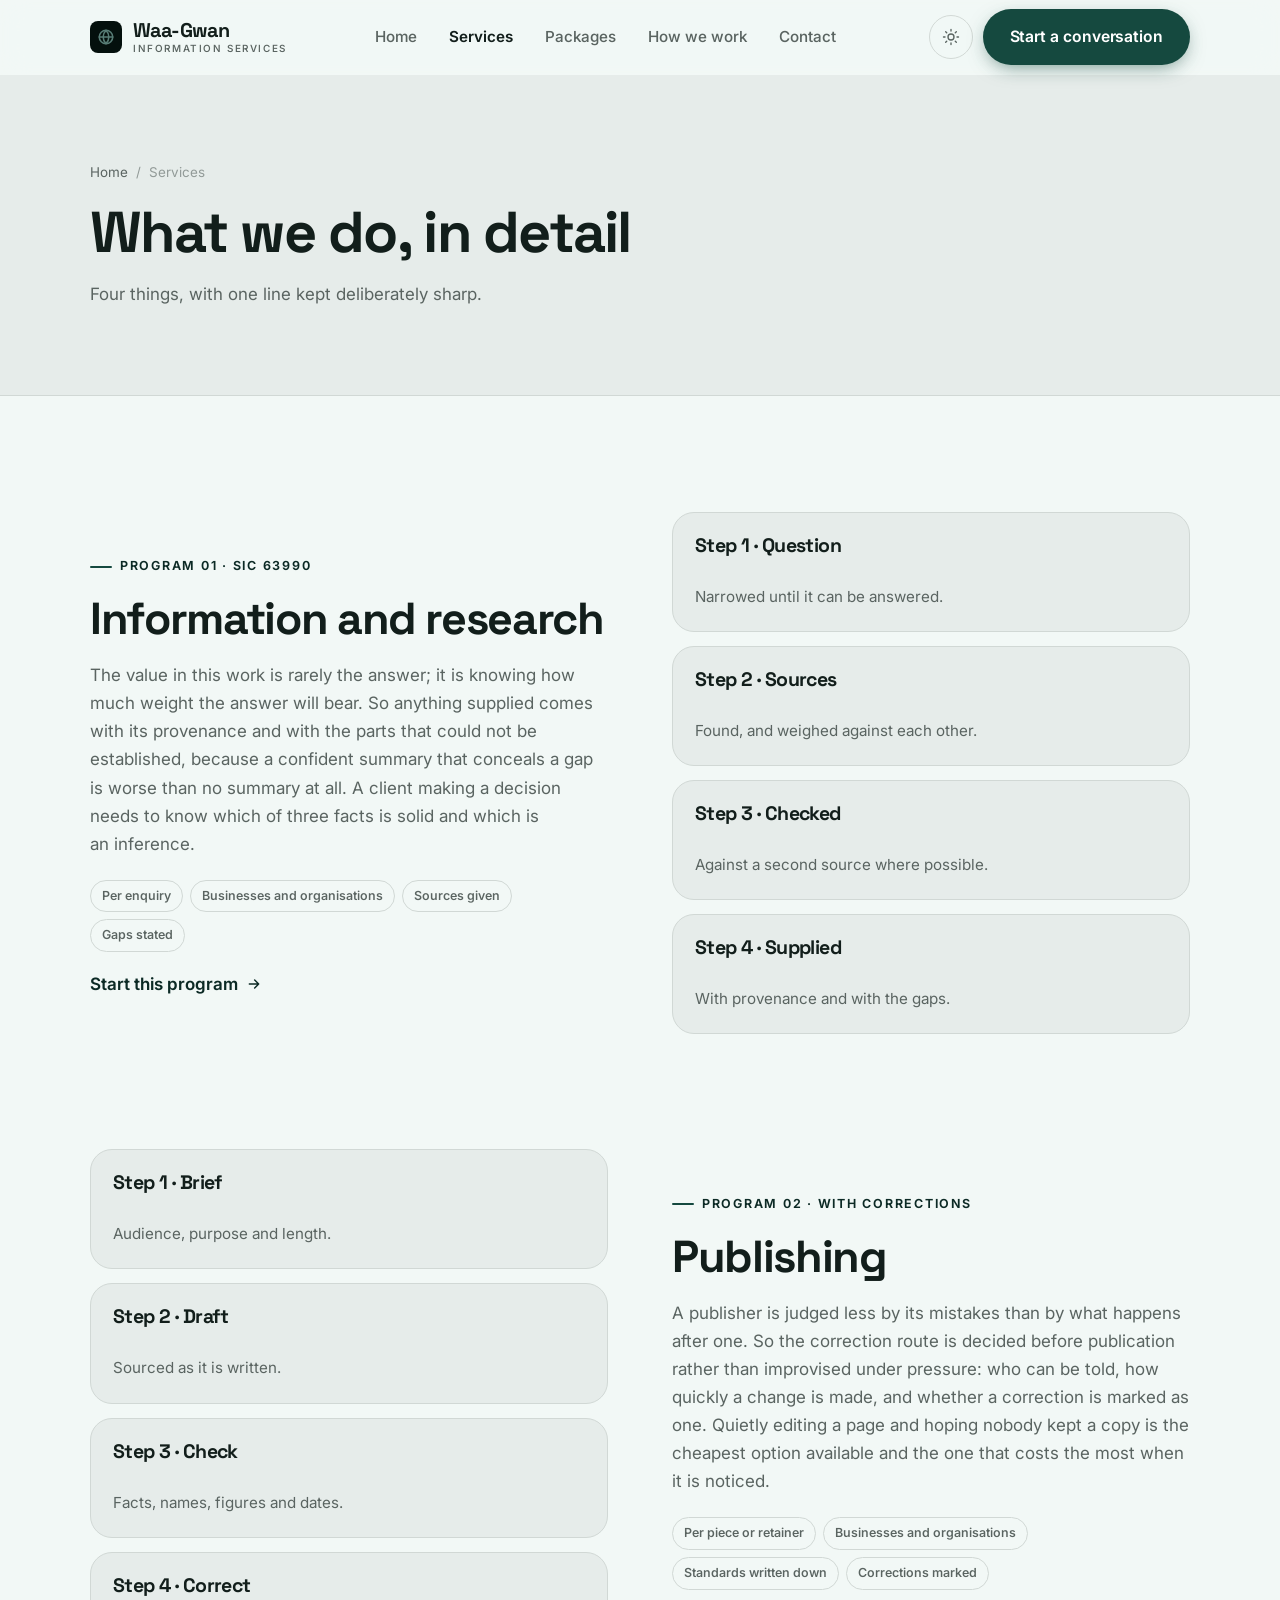
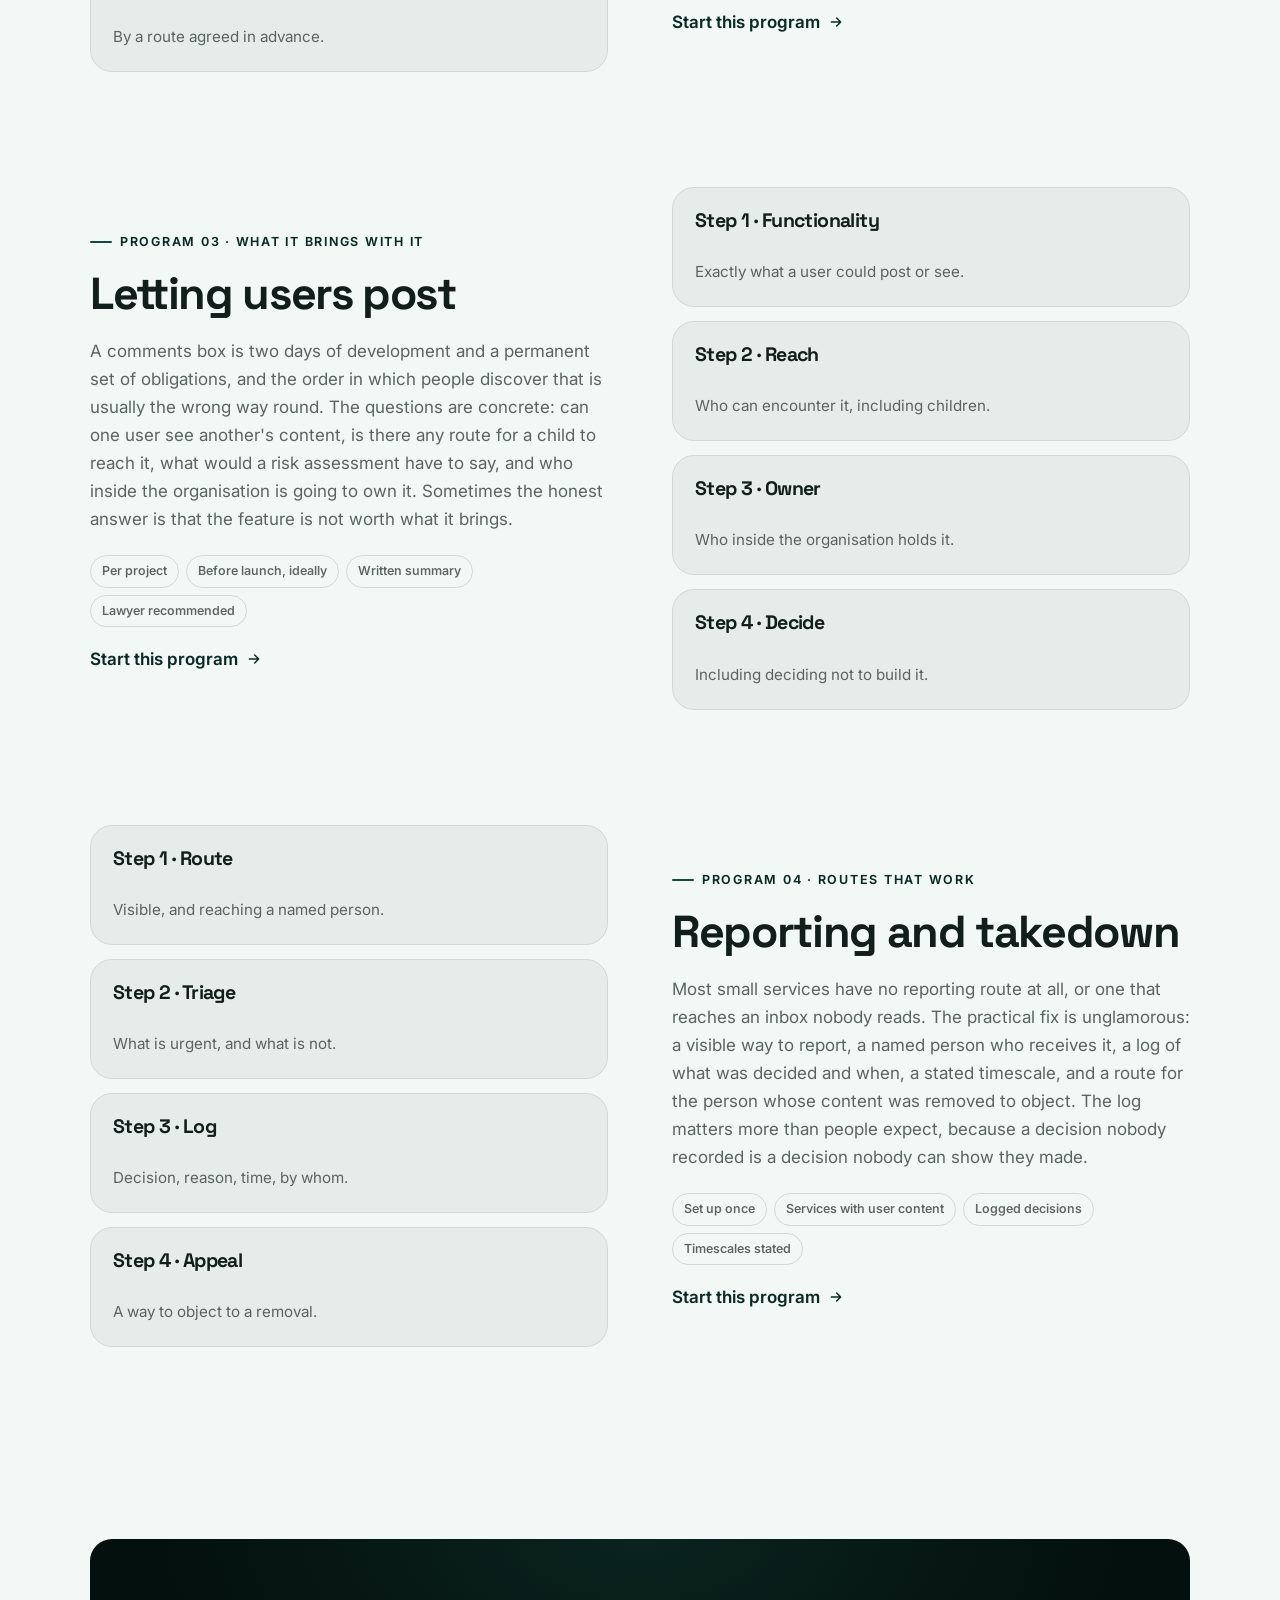
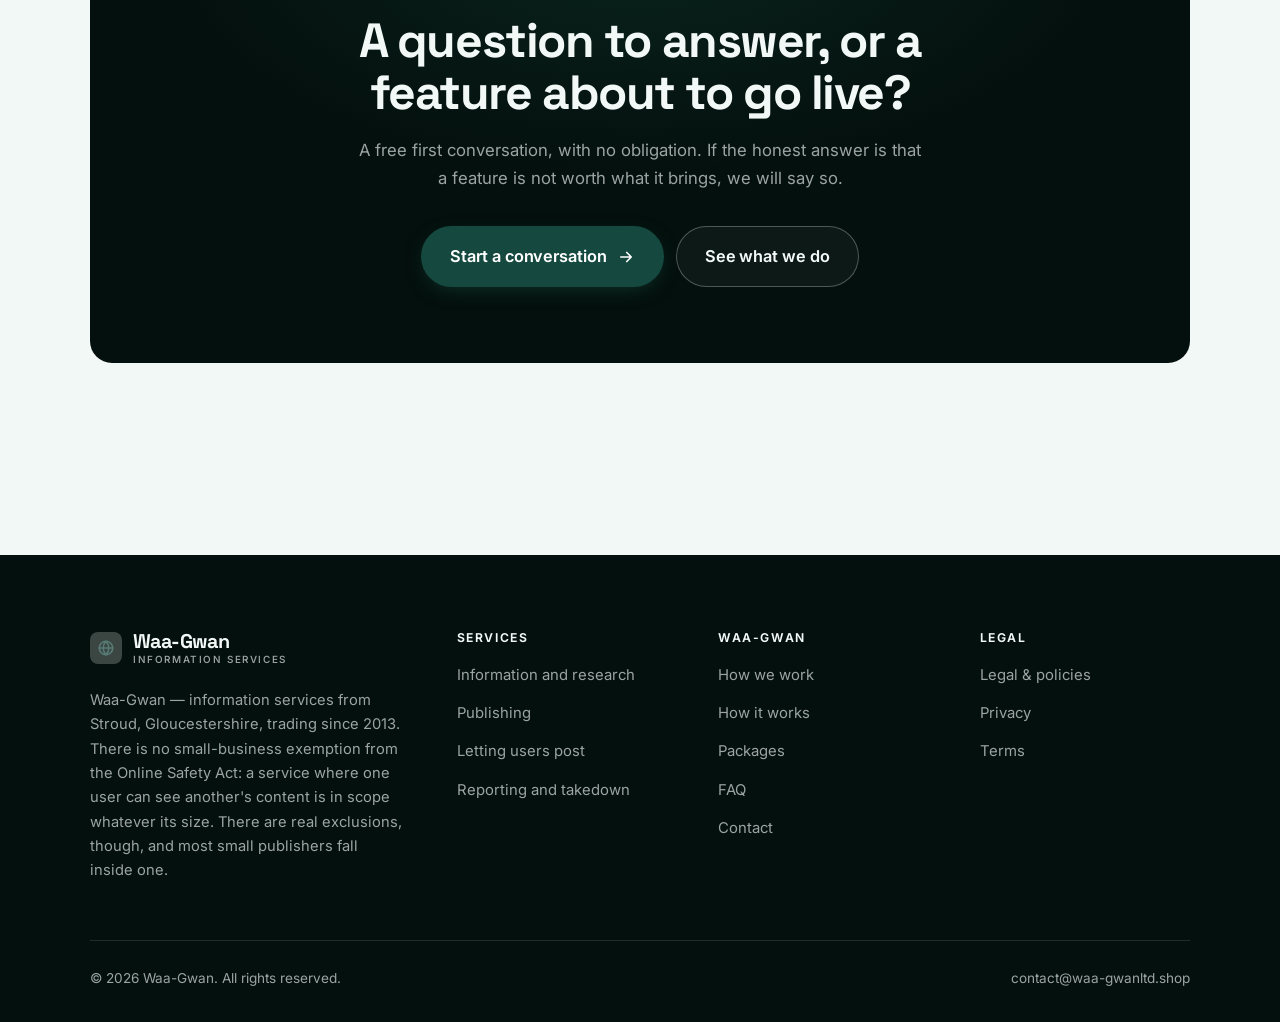
<file: programs.html>
<!DOCTYPE html>
<html lang="en" class="no-js">
<head>
<meta charset="utf-8">
<meta name="viewport" content="width=device-width, initial-scale=1">
<title>Services — Waa-Gwan</title>
<meta name="description" content="What Waa-Gwan Ltd does: information and research, publishing, working through what letting users post commits you to, and reporting and takedown routes.">
<link rel="canonical" href="https://waa-gwanltd.shop/programs.html">

<meta property="og:type" content="website">
<meta property="og:url" content="https://waa-gwanltd.shop/programs.html">
<meta property="og:site_name" content="Waa-Gwan">
<meta property="og:locale" content="en_US">
<meta property="og:title" content="Services — Waa-Gwan">
<meta property="og:description" content="What Waa-Gwan Ltd does: information and research, publishing, working through what letting users post commits you to, and reporting and takedown routes.">
<meta name="theme-color" content="#04100d">

<link rel="icon" href="assets/img/favicon.svg" type="image/svg+xml">
<link rel="preconnect" href="https://fonts.googleapis.com">
<link rel="preconnect" href="https://fonts.gstatic.com" crossorigin>
<link rel="stylesheet" href="https://fonts.googleapis.com/css2?family=Space+Grotesk:wght@400;500;700&family=Inter:wght@400..700&display=swap">
<link rel="stylesheet" href="assets/css/style.css">

<!-- Thème appliqué avant le premier rendu (évite le flash) -->
<script>
document.documentElement.classList.remove('no-js');
(function(){try{var t=localStorage.getItem('site-theme');if(t){document.documentElement.setAttribute('data-theme',t);}}catch(e){}})();
</script>
</head>

<body>
<a class="skip-link" href="#main">Skip to main content</a>

<header class="site-header">
  <nav class="wrap nav" aria-label="Main navigation">
    <a class="brand" href="index.html">
      <svg class="brand__mark" viewBox="0 0 64 64" aria-hidden="true">
        <rect class="bm-bg" width="64" height="64" rx="16"/>
        <g class="bm-ic" transform="translate(14 14) scale(1.5)" fill="none" stroke-width="2.1" stroke-linecap="round" stroke-linejoin="round"><circle cx="12" cy="12" r="9"/><path d="M3 12h18M12 3c2.5 2.7 3.8 5.7 3.8 9s-1.3 6.3-3.8 9c-2.5-2.7-3.8-5.7-3.8-9S9.5 5.7 12 3z"/></g>
      </svg>
      <span>Waa-Gwan<span class="brand__sub">INFORMATION SERVICES</span></span>
    </a>

    <ul class="nav__links" id="nav-links">
      <li><a href="index.html">Home</a></li>
      <li><a href="programs.html" aria-current="page">Services</a></li>
      <li><a href="index.html#pricing">Packages</a></li>
      <li><a href="about.html">How we work</a></li>
      <li><a href="contact.html">Contact</a></li>
      <li><a class="btn btn--primary" href="contact.html">Start a conversation</a></li>
    </ul>

    <div class="nav__cta">
      <button class="theme-toggle" type="button" aria-label="Switch to dark theme">
        <svg class="icon-sun" viewBox="0 0 24 24" fill="none" stroke="currentColor" stroke-width="1.8" stroke-linecap="round" aria-hidden="true"><circle cx="12" cy="12" r="4"/><path d="M12 2v2m0 16v2M2 12h2m16 0h2M4.9 4.9l1.4 1.4m11.4 11.4 1.4 1.4M19.1 4.9l-1.4 1.4M6.3 17.7l-1.4 1.4"/></svg>
        <svg class="icon-moon" viewBox="0 0 24 24" fill="none" stroke="currentColor" stroke-width="1.8" stroke-linecap="round" stroke-linejoin="round" aria-hidden="true"><path d="M21 12.8A9 9 0 1 1 11.2 3a7 7 0 0 0 9.8 9.8z"/></svg>
      </button>
      <a class="btn btn--primary" href="contact.html">Start a conversation</a>
      <button class="nav__toggle" type="button" aria-expanded="false" aria-controls="nav-links" aria-label="Open menu">
        <svg class="icon-open" viewBox="0 0 24 24" fill="none" stroke="currentColor" stroke-width="2" stroke-linecap="round" aria-hidden="true"><path d="M3 6h18M3 12h18M3 18h18"/></svg>
        <svg class="icon-close" viewBox="0 0 24 24" fill="none" stroke="currentColor" stroke-width="2" stroke-linecap="round" aria-hidden="true"><path d="M6 6l12 12M18 6L6 18"/></svg>
      </button>
    </div>
  </nav>
</header>

<main id="main">

<section class="page-head">
  <div class="wrap">
    <nav class="breadcrumb" aria-label="Breadcrumb">
      <a href="index.html">Home</a><span>/</span><span aria-current="page">Services</span>
    </nav>
    <h1>What we do, in detail</h1>
    <p>Four things, with one line kept deliberately sharp.</p>
  </div>
</section>

<section class="section wrap" id="information">
  <div class="split reveal">
    <div>
      <span class="eyebrow">Program 01 · SIC 63990</span>
      <h2>Information and research</h2>
      <p>The value in this work is rarely the answer; it is knowing how much weight the answer will bear. So anything supplied comes with its provenance and with the parts that could not be established, because a confident summary that conceals a gap is worse than no summary at all. A client making a decision needs to know which of three facts is solid and which is an inference.</p>
      <ul class="tags"><li>Per enquiry</li><li>Businesses and organisations</li><li>Sources given</li><li>Gaps stated</li></ul>
      <p><a class="arrow-link" href="contact.html">Start this program <svg viewBox="0 0 24 24" fill="none" stroke="currentColor" stroke-width="2.2" stroke-linecap="round" stroke-linejoin="round" aria-hidden="true"><path d="M5 12h14M13 6l6 6-6 6"/></svg></a></p>
    </div>
    <div class="grid grid--2 grid--tight">
      <article class="card card--sm">
        <h3>Step 1 · Question</h3>
        <p>Narrowed until it can be answered.</p>
      </article>
      <article class="card card--sm">
        <h3>Step 2 · Sources</h3>
        <p>Found, and weighed against each other.</p>
      </article>
      <article class="card card--sm">
        <h3>Step 3 · Checked</h3>
        <p>Against a second source where possible.</p>
      </article>
      <article class="card card--sm">
        <h3>Step 4 · Supplied</h3>
        <p>With provenance and with the gaps.</p>
      </article>
    </div>
  </div>
</section>

<section class="section section--flush wrap" id="publishing">
  <div class="split reveal">
    <div class="grid grid--2 grid--tight">
      <article class="card card--sm">
        <h3>Step 1 · Brief</h3>
        <p>Audience, purpose and length.</p>
      </article>
      <article class="card card--sm">
        <h3>Step 2 · Draft</h3>
        <p>Sourced as it is written.</p>
      </article>
      <article class="card card--sm">
        <h3>Step 3 · Check</h3>
        <p>Facts, names, figures and dates.</p>
      </article>
      <article class="card card--sm">
        <h3>Step 4 · Correct</h3>
        <p>By a route agreed in advance.</p>
      </article>
    </div>
    <div>
      <span class="eyebrow">Program 02 · With corrections</span>
      <h2>Publishing</h2>
      <p>A publisher is judged less by its mistakes than by what happens after one. So the correction route is decided before publication rather than improvised under pressure: who can be told, how quickly a change is made, and whether a correction is marked as one. Quietly editing a page and hoping nobody kept a copy is the cheapest option available and the one that costs the most when it is noticed.</p>
      <ul class="tags"><li>Per piece or retainer</li><li>Businesses and organisations</li><li>Standards written down</li><li>Corrections marked</li></ul>
      <p><a class="arrow-link" href="contact.html">Start this program <svg viewBox="0 0 24 24" fill="none" stroke="currentColor" stroke-width="2.2" stroke-linecap="round" stroke-linejoin="round" aria-hidden="true"><path d="M5 12h14M13 6l6 6-6 6"/></svg></a></p>
    </div>
  </div>
</section>

<section class="section section--flush wrap" id="usercontent">
  <div class="split reveal">
    <div>
      <span class="eyebrow">Program 03 · What it brings with it</span>
      <h2>Letting users post</h2>
      <p>A comments box is two days of development and a permanent set of obligations, and the order in which people discover that is usually the wrong way round. The questions are concrete: can one user see another's content, is there any route for a child to reach it, what would a risk assessment have to say, and who inside the organisation is going to own it. Sometimes the honest answer is that the feature is not worth what it brings.</p>
      <ul class="tags"><li>Per project</li><li>Before launch, ideally</li><li>Written summary</li><li>Lawyer recommended</li></ul>
      <p><a class="arrow-link" href="contact.html">Start this program <svg viewBox="0 0 24 24" fill="none" stroke="currentColor" stroke-width="2.2" stroke-linecap="round" stroke-linejoin="round" aria-hidden="true"><path d="M5 12h14M13 6l6 6-6 6"/></svg></a></p>
    </div>
    <div class="grid grid--2 grid--tight">
      <article class="card card--sm">
        <h3>Step 1 · Functionality</h3>
        <p>Exactly what a user could post or see.</p>
      </article>
      <article class="card card--sm">
        <h3>Step 2 · Reach</h3>
        <p>Who can encounter it, including children.</p>
      </article>
      <article class="card card--sm">
        <h3>Step 3 · Owner</h3>
        <p>Who inside the organisation holds it.</p>
      </article>
      <article class="card card--sm">
        <h3>Step 4 · Decide</h3>
        <p>Including deciding not to build it.</p>
      </article>
    </div>
  </div>
</section>

<section class="section section--flush wrap" id="takedown">
  <div class="split reveal">
    <div class="grid grid--2 grid--tight">
      <article class="card card--sm">
        <h3>Step 1 · Route</h3>
        <p>Visible, and reaching a named person.</p>
      </article>
      <article class="card card--sm">
        <h3>Step 2 · Triage</h3>
        <p>What is urgent, and what is not.</p>
      </article>
      <article class="card card--sm">
        <h3>Step 3 · Log</h3>
        <p>Decision, reason, time, by whom.</p>
      </article>
      <article class="card card--sm">
        <h3>Step 4 · Appeal</h3>
        <p>A way to object to a removal.</p>
      </article>
    </div>
    <div>
      <span class="eyebrow">Program 04 · Routes that work</span>
      <h2>Reporting and takedown</h2>
      <p>Most small services have no reporting route at all, or one that reaches an inbox nobody reads. The practical fix is unglamorous: a visible way to report, a named person who receives it, a log of what was decided and when, a stated timescale, and a route for the person whose content was removed to object. The log matters more than people expect, because a decision nobody recorded is a decision nobody can show they made.</p>
      <ul class="tags"><li>Set up once</li><li>Services with user content</li><li>Logged decisions</li><li>Timescales stated</li></ul>
      <p><a class="arrow-link" href="contact.html">Start this program <svg viewBox="0 0 24 24" fill="none" stroke="currentColor" stroke-width="2.2" stroke-linecap="round" stroke-linejoin="round" aria-hidden="true"><path d="M5 12h14M13 6l6 6-6 6"/></svg></a></p>
    </div>
  </div>
</section>

<section class="wrap section--tight">
  <div class="cta-band reveal">
    <h2>A question to answer, or a feature about to go live?</h2>
    <p>A free first conversation, with no obligation. If the honest answer is that a feature is not worth what it brings, we will say so.</p>
    <div class="hero__actions">
      <a class="btn btn--primary btn--lg" href="contact.html">Start a conversation <svg viewBox="0 0 24 24" fill="none" stroke="currentColor" stroke-width="2.2" stroke-linecap="round" stroke-linejoin="round" aria-hidden="true"><path d="M5 12h14M13 6l6 6-6 6"/></svg></a>
      <a class="btn btn--on-dark btn--lg" href="programs.html">See what we do</a>
    </div>
  </div>
</section>

</main>

<footer class="site-footer">
  <div class="wrap">
    <div class="footer__grid">
      <div class="footer__brand">
        <a class="brand" href="index.html">
          <svg class="brand__mark" viewBox="0 0 64 64" aria-hidden="true">
        <rect class="bm-bg" width="64" height="64" rx="16"/>
        <g class="bm-ic" transform="translate(14 14) scale(1.5)" fill="none" stroke-width="2.1" stroke-linecap="round" stroke-linejoin="round"><circle cx="12" cy="12" r="9"/><path d="M3 12h18M12 3c2.5 2.7 3.8 5.7 3.8 9s-1.3 6.3-3.8 9c-2.5-2.7-3.8-5.7-3.8-9S9.5 5.7 12 3z"/></g>
      </svg>
          <span>Waa-Gwan<span class="brand__sub">INFORMATION SERVICES</span></span>
        </a>
        <p>Waa-Gwan — information services from Stroud, Gloucestershire, trading since 2013. There is no small-business exemption from the Online Safety Act: a service where one user can see another's content is in scope whatever its size. There are real exclusions, though, and most small publishers fall inside one.</p>
      </div>

      <div class="footer__col">
        <h4>Services</h4>
        <ul>
          <li><a href="programs.html#information">Information and research</a></li>
          <li><a href="programs.html#publishing">Publishing</a></li>
          <li><a href="programs.html#usercontent">Letting users post</a></li>
          <li><a href="programs.html#takedown">Reporting and takedown</a></li>
        </ul>
      </div>

      <div class="footer__col">
        <h4>Waa-Gwan</h4>
        <ul>
          <li><a href="about.html">How we work</a></li>
          <li><a href="index.html#how-it-works">How it works</a></li>
          <li><a href="index.html#pricing">Packages</a></li>
          <li><a href="index.html#faq">FAQ</a></li>
          <li><a href="contact.html">Contact</a></li>
        </ul>
      </div>

      <div class="footer__col">
        <h4>Legal</h4>
        <ul>
          <li><a href="legal.html">Legal &amp; policies</a></li>
          <li><a href="legal.html#privacy">Privacy</a></li>
          <li><a href="legal.html#terms">Terms</a></li>
        </ul>
      </div>
    </div>

    <div class="footer__bottom">
      <p>© <span data-year>2026</span> Waa-Gwan. All rights reserved.</p>
      <p><a href="mailto:contact@waa-gwanltd.shop">contact@waa-gwanltd.shop</a></p>
    </div>
  </div>
</footer>

<script src="assets/js/main.js" defer></script>
</body>
</html>
</file>
<file: assets/css/style.css>
/* Waa-Gwan — couleurs et polices de la marque.
   Modifier ces valeurs suffit à changer l'identité visuelle de tout le site. */
:root {
  --c-accent:    #15493f;
  --c-on-accent: #ffffff;
  --c-ink:       #04100d;
  --c-paper:     #f2f8f6;

  --accent-ink-light: color-mix(in srgb, var(--c-accent) 58%, black);
  --accent-on-dark:   color-mix(in srgb, var(--c-accent) 72%, white);

  --font-display: "Space Grotesk", system-ui, -apple-system, "Segoe UI", sans-serif;
  --font-body: "Inter", system-ui, -apple-system, "Segoe UI", sans-serif;
  --display-weight: 700;
  --display-tracking: -.03em;
}

/* ==========================================================================
   Feuille de style commune aux sites de coaching
   Les couleurs de marque (--c-accent, --c-on-accent, --c-ink, --c-paper) et
   les polices sont définies juste au-dessus, par site. Tout le reste en dérive.
   ========================================================================== */

/* --------------------------------------------------------------------------
   1. Tokens dérivés
   -------------------------------------------------------------------------- */

:root {
  /* Thème clair */
  --paper:      var(--c-paper);
  --paper-2:    color-mix(in srgb, var(--c-paper) 95%, var(--c-ink));
  --paper-3:    color-mix(in srgb, var(--c-paper) 89%, var(--c-ink));
  --line:       color-mix(in srgb, var(--c-paper) 86%, var(--c-ink));
  --text:       color-mix(in srgb, var(--c-ink) 94%, var(--c-paper));
  --muted:      color-mix(in srgb, var(--c-ink) 64%, var(--c-paper));
  --accent:     var(--c-accent);
  --accent-600: color-mix(in srgb, var(--c-accent) 86%, black);
  --accent-ink: var(--accent-ink-light);
  --on-accent:  var(--c-on-accent);
  --ink:        var(--c-ink);
  --ink-soft:   color-mix(in srgb, var(--c-ink) 90%, white);
  --on-ink:     var(--c-paper);
  --on-ink-mut: color-mix(in srgb, var(--c-paper) 64%, var(--c-ink));
  --brand-bg:   var(--c-ink);

  /* Rayons */
  --r-sm: 8px;
  --r-md: 14px;
  --r-lg: 22px;
  --r-full: 999px;

  /* Ombres */
  --sh-1: 0 1px 2px rgba(0, 0, 0, .05), 0 2px 8px rgba(0, 0, 0, .04);
  --sh-2: 0 2px 4px rgba(0, 0, 0, .05), 0 12px 32px rgba(0, 0, 0, .09);
  --sh-3: 0 4px 8px rgba(0, 0, 0, .06), 0 24px 56px rgba(0, 0, 0, .14);

  /* Rythme */
  --gutter: clamp(16px, 4vw, 40px);
  --maxw: 1180px;
  --section-y: clamp(64px, 9vw, 124px);

  --ease: cubic-bezier(.22, .61, .36, 1);
}

/* Thème sombre — suit le système, sauf si l'utilisateur a choisi « clair » */
@media (prefers-color-scheme: dark) {
  :root:not([data-theme="light"]) {
    --paper:      var(--c-ink);
    --paper-2:    color-mix(in srgb, var(--c-ink) 92%, white);
    --paper-3:    color-mix(in srgb, var(--c-ink) 86%, white);
    --line:       color-mix(in srgb, var(--c-ink) 80%, white);
    --text:       color-mix(in srgb, var(--c-paper) 94%, var(--c-ink));
    --muted:      color-mix(in srgb, var(--c-paper) 66%, var(--c-ink));
    --accent-ink: var(--accent-on-dark);
    --ink:        color-mix(in srgb, var(--c-ink) 72%, black);
    --brand-bg:   color-mix(in srgb, var(--c-ink) 80%, white);
    --sh-1: 0 1px 2px rgba(0, 0, 0, .4), 0 2px 8px rgba(0, 0, 0, .3);
    --sh-2: 0 2px 4px rgba(0, 0, 0, .4), 0 12px 32px rgba(0, 0, 0, .45);
    --sh-3: 0 4px 8px rgba(0, 0, 0, .45), 0 24px 56px rgba(0, 0, 0, .55);
  }
}

/* Thème sombre — choix explicite */
:root[data-theme="dark"] {
  --paper:      var(--c-ink);
  --paper-2:    color-mix(in srgb, var(--c-ink) 92%, white);
  --paper-3:    color-mix(in srgb, var(--c-ink) 86%, white);
  --line:       color-mix(in srgb, var(--c-ink) 80%, white);
  --text:       color-mix(in srgb, var(--c-paper) 94%, var(--c-ink));
  --muted:      color-mix(in srgb, var(--c-paper) 66%, var(--c-ink));
  --accent-ink: var(--accent-on-dark);
  --ink:        color-mix(in srgb, var(--c-ink) 72%, black);
  --brand-bg:   color-mix(in srgb, var(--c-ink) 80%, white);
  --sh-1: 0 1px 2px rgba(0, 0, 0, .4), 0 2px 8px rgba(0, 0, 0, .3);
  --sh-2: 0 2px 4px rgba(0, 0, 0, .4), 0 12px 32px rgba(0, 0, 0, .45);
  --sh-3: 0 4px 8px rgba(0, 0, 0, .45), 0 24px 56px rgba(0, 0, 0, .55);
}

/* --------------------------------------------------------------------------
   2. Reset / base
   -------------------------------------------------------------------------- */

*, *::before, *::after { box-sizing: border-box; }

* { margin: 0; }

html {
  -webkit-text-size-adjust: 100%;
  scroll-behavior: smooth;
  scroll-padding-top: 88px;
}

body {
  background: var(--paper);
  color: var(--text);
  font-family: var(--font-body);
  font-size: 17px;
  line-height: 1.65;
  -webkit-font-smoothing: antialiased;
  text-rendering: optimizeLegibility;
  overflow-x: hidden;
}

img, svg, video { display: block; max-width: 100%; height: auto; }

a { color: inherit; text-decoration: none; }

button, input, textarea, select { font: inherit; color: inherit; }

h1, h2, h3, h4 {
  font-family: var(--font-display);
  font-weight: var(--display-weight);
  line-height: 1.08;
  letter-spacing: var(--display-tracking);
  text-wrap: balance;
}

p { text-wrap: pretty; }

:focus-visible {
  outline: 3px solid var(--accent);
  outline-offset: 3px;
  border-radius: 4px;
}

::selection { background: var(--accent); color: var(--on-accent); }

/* --------------------------------------------------------------------------
   3. Utilitaires de mise en page
   -------------------------------------------------------------------------- */

.wrap {
  width: 100%;
  max-width: var(--maxw);
  margin-inline: auto;
  padding-inline: var(--gutter);
}

.section { padding-block: var(--section-y); }
.section--flush { padding-top: 0; }
.section--tight { padding-block: clamp(48px, 6vw, 80px); }

.skip-link {
  position: absolute;
  left: 12px;
  top: -100px;
  z-index: 200;
  background: var(--accent);
  color: var(--on-accent);
  padding: 12px 20px;
  border-radius: var(--r-sm);
  font-weight: 600;
  transition: top .2s var(--ease);
}
.skip-link:focus { top: 12px; }

.eyebrow {
  display: inline-flex;
  align-items: center;
  gap: 8px;
  font-size: .78rem;
  font-weight: 650;
  letter-spacing: .14em;
  text-transform: uppercase;
  color: var(--accent-ink);
  margin-bottom: 18px;
}
.eyebrow::before {
  content: "";
  width: 22px;
  height: 2px;
  background: var(--accent);
  border-radius: 2px;
}

.section-head { max-width: 62ch; margin-bottom: clamp(36px, 5vw, 60px); }
.section-head h2 { font-size: clamp(2rem, 4.4vw, 3.1rem); }
.section-head p {
  margin-top: 18px;
  color: var(--muted);
  font-size: clamp(1rem, 1.6vw, 1.12rem);
  max-width: 58ch;
}

.section-head--center { margin-inline: auto; text-align: center; }
.section-head--center .eyebrow { justify-content: center; }
.section-head--center p { margin-inline: auto; }

/* --------------------------------------------------------------------------
   4. Boutons
   -------------------------------------------------------------------------- */

.btn {
  display: inline-flex;
  align-items: center;
  justify-content: center;
  gap: 10px;
  padding: 14px 26px;
  border: 1px solid transparent;
  border-radius: var(--r-full);
  font-weight: 620;
  font-size: .98rem;
  letter-spacing: -.005em;
  cursor: pointer;
  white-space: nowrap;
  transition: transform .18s var(--ease), background-color .18s var(--ease),
              border-color .18s var(--ease), box-shadow .18s var(--ease), color .18s var(--ease);
}
.btn:hover { transform: translateY(-2px); }
.btn:active { transform: translateY(0); }

.btn--primary {
  background: var(--accent);
  color: var(--on-accent);
  box-shadow: 0 6px 20px -6px color-mix(in srgb, var(--c-accent) 65%, transparent);
}
.btn--primary:hover {
  background: var(--accent-600);
  box-shadow: 0 12px 28px -8px color-mix(in srgb, var(--c-accent) 70%, transparent);
}

.btn--ghost {
  border-color: var(--line);
  background: transparent;
  color: var(--text);
}
.btn--ghost:hover { border-color: var(--accent); color: var(--accent-ink); }

.btn--on-dark {
  border-color: color-mix(in srgb, var(--c-paper) 28%, transparent);
  color: var(--on-ink);
  background: color-mix(in srgb, var(--c-paper) 4%, transparent);
}
.btn--on-dark:hover {
  border-color: color-mix(in srgb, var(--c-paper) 60%, transparent);
  background: color-mix(in srgb, var(--c-paper) 10%, transparent);
}

.btn--lg { padding: 16px 28px; font-size: 1.02rem; }
.btn--block { width: 100%; }

.btn svg { width: 18px; height: 18px; flex: none; }

@media (max-width: 420px) {
  .btn--lg { padding: 15px 22px; font-size: 1rem; white-space: normal; text-align: center; }
}

/* Lien fléché */
.arrow-link {
  display: inline-flex;
  align-items: center;
  gap: 8px;
  font-weight: 620;
  color: var(--accent-ink);
}
.arrow-link svg { width: 16px; height: 16px; transition: transform .18s var(--ease); }
.arrow-link:hover svg { transform: translateX(4px); }

/* --------------------------------------------------------------------------
   5. En-tête / navigation
   -------------------------------------------------------------------------- */

.site-header {
  position: sticky;
  top: 0;
  z-index: 100;
  background: color-mix(in srgb, var(--paper) 82%, transparent);
  backdrop-filter: saturate(180%) blur(14px);
  -webkit-backdrop-filter: saturate(180%) blur(14px);
  border-bottom: 1px solid transparent;
  transition: border-color .25s var(--ease), background-color .25s var(--ease);
}
.site-header.is-stuck {
  border-bottom-color: var(--line);
  background: color-mix(in srgb, var(--paper) 94%, transparent);
}

.nav {
  display: flex;
  align-items: center;
  justify-content: space-between;
  gap: 24px;
  height: 74px;
}

.brand {
  display: inline-flex;
  align-items: center;
  gap: 11px;
  font-family: var(--font-display);
  font-weight: var(--display-weight);
  font-size: 1.24rem;
  letter-spacing: var(--display-tracking);
  flex: none;
  line-height: 1.1;
}
.brand__mark { width: 32px; height: 32px; flex: none; }
.brand__mark .bm-bg { fill: var(--brand-bg); }
.brand__mark .bm-ic { stroke: var(--accent-on-dark); color: var(--accent-on-dark); }
.brand__sub {
  display: block;
  font-family: var(--font-body);
  font-size: .62rem;
  font-weight: 550;
  letter-spacing: .16em;
  text-transform: uppercase;
  color: var(--muted);
  margin-top: 1px;
}

.nav__links {
  display: flex;
  align-items: center;
  gap: 4px;
  list-style: none;
  padding: 0;
}
.nav__links a {
  display: block;
  padding: 9px 14px;
  border-radius: var(--r-full);
  font-size: .95rem;
  font-weight: 520;
  color: var(--muted);
  transition: color .16s var(--ease), background-color .16s var(--ease);
}
.nav__links a:hover { color: var(--text); background: var(--paper-2); }
.nav__links a[aria-current="page"] { color: var(--text); font-weight: 620; }
.nav__links .btn { display: none; }

.nav__cta { display: flex; align-items: center; gap: 10px; flex: none; }

.nav__toggle {
  display: none;
  width: 44px;
  height: 44px;
  align-items: center;
  justify-content: center;
  background: transparent;
  border: 1px solid var(--line);
  border-radius: var(--r-full);
  cursor: pointer;
}
.nav__toggle svg { width: 20px; height: 20px; }
.nav__toggle .icon-close { display: none; }
.nav__toggle[aria-expanded="true"] .icon-open { display: none; }
.nav__toggle[aria-expanded="true"] .icon-close { display: block; }

@media (max-width: 900px) {
  .nav__links, .nav__cta .btn { display: none; }
  .nav__toggle { display: inline-flex; }

  .nav__links {
    position: fixed;
    inset: 74px 0 auto;
    flex-direction: column;
    align-items: stretch;
    gap: 2px;
    padding: 20px var(--gutter) 32px;
    background: var(--paper);
    border-bottom: 1px solid var(--line);
    box-shadow: var(--sh-2);
  }
  .nav__links.is-open { display: flex; }
  .nav__links a { padding: 14px 4px; font-size: 1.1rem; border-radius: var(--r-sm); }
  .nav__links a.btn { display: inline-flex; margin-top: 14px; padding: 14px 26px; color: var(--on-accent); }
}

@media (max-width: 380px) {
  .brand__sub { display: none; }
}

/* Bouton de thème */
.theme-toggle {
  width: 44px;
  height: 44px;
  display: inline-flex;
  align-items: center;
  justify-content: center;
  background: transparent;
  border: 1px solid var(--line);
  border-radius: var(--r-full);
  cursor: pointer;
  color: var(--muted);
  transition: color .16s var(--ease), border-color .16s var(--ease);
}
.theme-toggle:hover { color: var(--text); border-color: var(--accent); }
.theme-toggle svg { width: 18px; height: 18px; }
.theme-toggle .icon-moon { display: none; }
:root[data-theme="dark"] .theme-toggle .icon-sun { display: none; }
:root[data-theme="dark"] .theme-toggle .icon-moon { display: block; }
@media (prefers-color-scheme: dark) {
  :root:not([data-theme="light"]) .theme-toggle .icon-sun { display: none; }
  :root:not([data-theme="light"]) .theme-toggle .icon-moon { display: block; }
}

/* --------------------------------------------------------------------------
   6. Hero
   -------------------------------------------------------------------------- */

.hero {
  position: relative;
  background: var(--ink);
  color: var(--on-ink);
  overflow: hidden;
  isolation: isolate;
}

/* Halo de couleur + grain léger */
.hero::before {
  content: "";
  position: absolute;
  inset: -30% -10% auto;
  height: 130%;
  background:
    radial-gradient(60% 55% at 78% 18%, color-mix(in srgb, var(--c-accent) 34%, transparent), transparent 62%),
    radial-gradient(48% 44% at 12% 88%, color-mix(in srgb, var(--c-accent) 16%, transparent), transparent 66%);
  z-index: -2;
  pointer-events: none;
}
.hero::after {
  content: "";
  position: absolute;
  inset: 0;
  background-image: url("data:image/svg+xml,%3Csvg xmlns='http://www.w3.org/2000/svg' width='160' height='160'%3E%3Cfilter id='n'%3E%3CfeTurbulence type='fractalNoise' baseFrequency='.85' numOctaves='3'/%3E%3C/filter%3E%3Crect width='160' height='160' filter='url(%23n)' opacity='.28'/%3E%3C/svg%3E");
  opacity: .45;
  mix-blend-mode: overlay;
  z-index: -1;
  pointer-events: none;
}

.hero__inner {
  display: grid;
  grid-template-columns: minmax(0, 1.05fr) minmax(0, .95fr);
  align-items: center;
  gap: clamp(32px, 5vw, 72px);
  padding-block: clamp(56px, 8vw, 110px);
}

.hero h1 {
  font-size: clamp(2.5rem, 6vw, 4.6rem);
  letter-spacing: calc(var(--display-tracking) * 1.4);
}
.hero h1 em {
  font-style: normal;
  color: var(--accent-on-dark);
  text-decoration: underline;
  text-decoration-color: color-mix(in srgb, var(--c-accent) 45%, transparent);
  text-decoration-thickness: .1em;
  text-underline-offset: .14em;
  text-decoration-skip-ink: none;
}

.hero__lede {
  margin-top: 22px;
  font-size: clamp(1.04rem, 1.9vw, 1.2rem);
  color: var(--on-ink-mut);
  max-width: 50ch;
}

.hero__actions {
  display: flex;
  flex-wrap: wrap;
  gap: 12px;
  margin-top: 34px;
}

.hero__eyebrow { color: var(--accent-on-dark); }
.hero__eyebrow::before { background: var(--accent-on-dark); }

/* Faits sur l'offre */
.hero__proof {
  display: grid;
  grid-template-columns: repeat(4, minmax(0, 1fr));
  gap: clamp(18px, 3vw, 32px);
  margin-top: 44px;
  padding: 26px 0 0;
  border-top: 1px solid color-mix(in srgb, var(--c-paper) 14%, transparent);
  list-style: none;
}
.stat__num {
  display: block;
  font-family: var(--font-display);
  font-size: clamp(1.5rem, 2.6vw, 2.05rem);
  font-weight: var(--display-weight);
  line-height: 1;
  letter-spacing: var(--display-tracking);
  white-space: nowrap;
}
.stat__label {
  display: block;
  margin-top: 7px;
  font-size: .82rem;
  line-height: 1.4;
  color: var(--on-ink-mut);
}

.hero__art svg { width: 100%; height: auto; border-radius: var(--r-lg); box-shadow: var(--sh-3); }

@media (max-width: 880px) {
  .hero__inner { grid-template-columns: 1fr; }
  .hero__art { order: -1; max-width: 560px; }
}
@media (max-width: 540px) {
  .hero__proof { grid-template-columns: repeat(2, minmax(0, 1fr)); }
}

/* --------------------------------------------------------------------------
   7. Bandeau défilant
   -------------------------------------------------------------------------- */

.marquee {
  background: var(--ink-soft);
  color: var(--on-ink-mut);
  border-top: 1px solid color-mix(in srgb, var(--c-paper) 8%, transparent);
  padding-block: 18px;
  overflow: hidden;
  white-space: nowrap;
  mask-image: linear-gradient(90deg, transparent, #000 8%, #000 92%, transparent);
  -webkit-mask-image: linear-gradient(90deg, transparent, #000 8%, #000 92%, transparent);
}
.marquee__track {
  display: inline-flex;
  gap: 42px;
  align-items: center;
  animation: marquee 38s linear infinite;
  font-size: .86rem;
  letter-spacing: .12em;
  text-transform: uppercase;
  font-weight: 560;
}
.marquee__track span { display: inline-flex; align-items: center; gap: 42px; }
.marquee__track span::after {
  content: "";
  width: 5px; height: 5px;
  border-radius: 50%;
  background: var(--accent);
  opacity: .8;
}
@keyframes marquee { to { transform: translateX(-50%); } }

/* --------------------------------------------------------------------------
   8. Grilles de cartes
   -------------------------------------------------------------------------- */

.grid {
  display: grid;
  gap: clamp(16px, 2.2vw, 26px);
}
.grid--2 { grid-template-columns: repeat(auto-fit, minmax(min(100%, 260px), 1fr)); }
.grid--3 { grid-template-columns: repeat(auto-fit, minmax(min(100%, 270px), 1fr)); }
.grid--4 { grid-template-columns: repeat(auto-fit, minmax(min(100%, 230px), 1fr)); }
.grid--tight { gap: 14px; }

.card {
  position: relative;
  display: flex;
  flex-direction: column;
  padding: 28px;
  background: var(--paper-2);
  border: 1px solid var(--line);
  border-radius: var(--r-lg);
  transition: transform .22s var(--ease), box-shadow .22s var(--ease), border-color .22s var(--ease);
}
a.card:hover, .card--lift:hover {
  transform: translateY(-5px);
  box-shadow: var(--sh-2);
  border-color: color-mix(in srgb, var(--c-accent) 45%, var(--line));
}
.card--sm { padding: 22px; }
.card--sm h3 { font-size: 1rem; }
.card__icon {
  width: 52px;
  height: 52px;
  display: grid;
  place-items: center;
  border-radius: var(--r-md);
  background: color-mix(in srgb, var(--c-accent) 15%, transparent);
  color: var(--accent-ink);
  margin-bottom: 20px;
}
.card__icon svg { width: 26px; height: 26px; }
.card h3 { font-size: 1.22rem; margin-bottom: 10px; }
.card p { color: var(--muted); font-size: .95rem; }
.card .arrow-link { margin-top: auto; padding-top: 18px; font-size: .92rem; }

.tags {
  list-style: none;
  padding: 0;
  margin: 18px 0 0;
  display: flex;
  flex-wrap: wrap;
  gap: 7px;
}
.tags li {
  font-size: .78rem;
  font-weight: 560;
  padding: 5px 11px;
  border-radius: var(--r-full);
  background: var(--paper);
  border: 1px solid var(--line);
  color: var(--muted);
}

/* --------------------------------------------------------------------------
   9. Méthode (étapes)
   -------------------------------------------------------------------------- */

.steps { counter-reset: step; }
.step {
  position: relative;
  padding: 30px 26px 26px;
  background: var(--paper);
  border: 1px solid var(--line);
  border-radius: var(--r-lg);
}
.step::before {
  counter-increment: step;
  content: "0" counter(step);
  display: block;
  font-family: var(--font-display);
  font-size: 2.6rem;
  font-weight: var(--display-weight);
  line-height: 1;
  letter-spacing: var(--display-tracking);
  color: color-mix(in srgb, var(--c-accent) 55%, var(--paper));
  margin-bottom: 16px;
}
.step h3 { font-size: 1.12rem; margin-bottom: 9px; }
.step p { color: var(--muted); font-size: .93rem; }

/* --------------------------------------------------------------------------
   10. Tarifs
   -------------------------------------------------------------------------- */

.plans { align-items: start; }

.plan {
  display: flex;
  flex-direction: column;
  padding: 32px 28px;
  background: var(--paper);
  border: 1px solid var(--line);
  border-radius: var(--r-lg);
  height: 100%;
  position: relative;
}
.plan--featured {
  background: var(--ink);
  color: var(--on-ink);
  border-color: var(--ink);
  box-shadow: var(--sh-3);
}
.plan--featured .plan__desc,
.plan--featured .plan__period,
.plan--featured .plan__features li { color: var(--on-ink-mut); }
.plan--featured .plan__features li::before { color: var(--accent-on-dark); }

.plan__tag {
  position: absolute;
  top: 18px;
  right: 18px;
  font-size: .7rem;
  font-weight: 680;
  letter-spacing: .1em;
  text-transform: uppercase;
  padding: 5px 12px;
  border-radius: var(--r-full);
  background: var(--accent);
  color: var(--on-accent);
}

.plan h3 { font-size: 1.3rem; }
.plan--featured h3 { padding-right: 120px; }
.plan__desc { margin-top: 8px; color: var(--muted); font-size: .92rem; min-height: 2.8em; }

.plan__price {
  display: flex;
  align-items: baseline;
  gap: 6px;
  margin: 22px 0 4px;
  font-family: var(--font-display);
  font-size: clamp(2.2rem, 4vw, 2.9rem);
  font-weight: var(--display-weight);
  letter-spacing: var(--display-tracking);
  line-height: 1;
}
.plan__period { font-family: var(--font-body); font-size: .9rem; font-weight: 450; color: var(--muted); letter-spacing: 0; }

.plan__features {
  list-style: none;
  padding: 0;
  margin: 24px 0 28px;
  display: grid;
  gap: 11px;
  flex: 1;
}
.plan__features li {
  display: grid;
  grid-template-columns: 20px 1fr;
  gap: 10px;
  font-size: .93rem;
  color: var(--muted);
  align-items: start;
}
.plan__features li::before {
  content: "✓";
  color: var(--accent-ink);
  font-weight: 700;
  line-height: 1.5;
}

.plans-note { text-align: center; margin-top: 26px; font-size: .88rem; color: var(--muted); }

/* --------------------------------------------------------------------------
   11. Bloc split (texte + illustration)
   -------------------------------------------------------------------------- */

.split {
  display: grid;
  grid-template-columns: repeat(auto-fit, minmax(min(100%, 340px), 1fr));
  gap: clamp(32px, 5vw, 68px);
  align-items: center;
}
.split--top { align-items: start; }
.split__art svg { width: 100%; border-radius: var(--r-lg); box-shadow: var(--sh-2); }
.split h2 { font-size: clamp(1.9rem, 4vw, 2.8rem); }
.split p { margin-top: 18px; color: var(--muted); }
.split .tags { margin-top: 22px; }

/* --------------------------------------------------------------------------
   12. FAQ
   -------------------------------------------------------------------------- */

.faq { max-width: 780px; margin-inline: auto; }
.faq details {
  border-bottom: 1px solid var(--line);
  padding: 4px 0;
}
.faq summary {
  display: flex;
  align-items: center;
  justify-content: space-between;
  gap: 20px;
  padding: 22px 4px;
  cursor: pointer;
  list-style: none;
  font-family: var(--font-display);
  font-size: 1.08rem;
  font-weight: var(--display-weight);
  letter-spacing: var(--display-tracking);
}
.faq summary::-webkit-details-marker { display: none; }
.faq summary::after {
  content: "";
  flex: none;
  width: 13px;
  height: 13px;
  border-right: 2px solid var(--muted);
  border-bottom: 2px solid var(--muted);
  transform: rotate(45deg) translate(-3px, -3px);
  transition: transform .2s var(--ease), border-color .2s var(--ease);
}
.faq details[open] summary::after {
  transform: rotate(225deg) translate(-3px, -3px);
  border-color: var(--accent);
}
.faq details p { padding: 0 4px 24px; color: var(--muted); max-width: 66ch; }

/* --------------------------------------------------------------------------
   13. Bandeau d'appel à l'action
   -------------------------------------------------------------------------- */

.cta-band {
  position: relative;
  background: var(--ink);
  color: var(--on-ink);
  border-radius: var(--r-lg);
  padding: clamp(40px, 6vw, 76px) clamp(24px, 5vw, 64px);
  overflow: hidden;
  isolation: isolate;
  text-align: center;
}
.cta-band::before {
  content: "";
  position: absolute;
  inset: 0;
  background: radial-gradient(70% 90% at 50% 0%, color-mix(in srgb, var(--c-accent) 34%, transparent), transparent 62%);
  z-index: -1;
}
.cta-band h2 { font-size: clamp(1.9rem, 4.4vw, 3rem); }
.cta-band p {
  margin: 18px auto 0;
  max-width: 52ch;
  color: var(--on-ink-mut);
  font-size: 1.05rem;
}
.cta-band .hero__actions { justify-content: center; }

/* --------------------------------------------------------------------------
   14. Formulaire
   -------------------------------------------------------------------------- */

.form-layout {
  display: grid;
  grid-template-columns: minmax(0, 1fr) minmax(0, 420px);
  gap: clamp(32px, 5vw, 64px);
  align-items: start;
}
@media (max-width: 880px) { .form-layout { grid-template-columns: 1fr; } }

.form {
  display: grid;
  gap: 18px;
  padding: clamp(22px, 3.5vw, 36px);
  background: var(--paper-2);
  border: 1px solid var(--line);
  border-radius: var(--r-lg);
}
.form__row { display: grid; grid-template-columns: repeat(auto-fit, minmax(min(100%, 200px), 1fr)); gap: 18px; }

.field { display: grid; gap: 7px; }
.field label { font-size: .88rem; font-weight: 600; }
.field label .req { color: var(--accent-ink); }
.field input, .field textarea, .field select {
  width: 100%;
  padding: 13px 15px;
  background: var(--paper);
  border: 1px solid var(--line);
  border-radius: var(--r-md);
  font-size: .97rem;
  transition: border-color .16s var(--ease), box-shadow .16s var(--ease);
}
.field input:focus, .field textarea:focus, .field select:focus {
  outline: none;
  border-color: var(--accent);
  box-shadow: 0 0 0 3px color-mix(in srgb, var(--c-accent) 24%, transparent);
}
.field textarea { resize: vertical; min-height: 130px; }
.field__hint { font-size: .8rem; color: var(--muted); }

.form__status { font-size: .9rem; font-weight: 600; min-height: 1.4em; }
.form__note { font-size: .82rem; color: var(--muted); }
.form__note a { color: var(--accent-ink); text-decoration: underline; text-underline-offset: 2px; }

.contact-aside { display: grid; gap: 14px; }
.contact-card {
  display: flex;
  gap: 14px;
  padding: 20px 22px;
  background: var(--paper);
  border: 1px solid var(--line);
  border-radius: var(--r-md);
}
.contact-card--soft { background: var(--paper-2); }
.contact-card svg { width: 22px; height: 22px; flex: none; color: var(--accent-ink); margin-top: 3px; }
.contact-card b { display: block; font-size: .95rem; font-weight: 620; }
.contact-card span, .contact-card a { display: block; font-size: .9rem; color: var(--muted); }
.contact-card a:hover { color: var(--accent-ink); }

/* --------------------------------------------------------------------------
   15. Page interne — en-tête
   -------------------------------------------------------------------------- */

.page-head {
  background: var(--paper-2);
  border-bottom: 1px solid var(--line);
  padding-block: clamp(48px, 7vw, 86px);
}
.page-head h1 { font-size: clamp(2.2rem, 5.4vw, 3.6rem); max-width: 20ch; }
.page-head p { margin-top: 18px; color: var(--muted); max-width: 58ch; font-size: 1.06rem; }

.breadcrumb {
  display: flex;
  gap: 8px;
  align-items: center;
  font-size: .84rem;
  color: var(--muted);
  margin-bottom: 18px;
}
.breadcrumb a:hover { color: var(--accent-ink); }
.breadcrumb span { opacity: .6; }

/* --------------------------------------------------------------------------
   16. Pied de page
   -------------------------------------------------------------------------- */

.site-footer {
  background: var(--ink);
  color: var(--on-ink-mut);
  padding-block: clamp(48px, 6vw, 76px) 32px;
  margin-top: var(--section-y);
}
.site-footer .brand { color: var(--on-ink); }
.site-footer .brand__mark .bm-bg { fill: color-mix(in srgb, var(--c-ink) 78%, white); }
.site-footer .brand__sub { color: var(--on-ink-mut); }

.footer__grid {
  display: grid;
  grid-template-columns: minmax(0, 1.5fr) repeat(auto-fit, minmax(150px, 1fr));
  gap: clamp(28px, 4vw, 56px);
}
@media (max-width: 720px) { .footer__grid { grid-template-columns: 1fr 1fr; } .footer__brand { grid-column: 1 / -1; } }

.footer__brand p { margin-top: 16px; font-size: .92rem; max-width: 36ch; }
.footer__col h4 {
  font-family: var(--font-body);
  font-size: .76rem;
  font-weight: 650;
  letter-spacing: .13em;
  text-transform: uppercase;
  color: var(--on-ink);
  margin-bottom: 16px;
}
.footer__col ul { list-style: none; padding: 0; display: grid; gap: 10px; }
.footer__col a { font-size: .93rem; transition: color .16s var(--ease); }
.footer__col a:hover { color: var(--accent-on-dark); }

.footer__bottom {
  display: flex;
  flex-wrap: wrap;
  justify-content: space-between;
  gap: 14px;
  margin-top: clamp(36px, 5vw, 58px);
  padding-top: 26px;
  border-top: 1px solid color-mix(in srgb, var(--c-paper) 12%, transparent);
  font-size: .85rem;
}
.footer__bottom a:hover { color: var(--accent-on-dark); }

/* --------------------------------------------------------------------------
   17. Page 404
   -------------------------------------------------------------------------- */

.notfound {
  min-height: 62vh;
  display: grid;
  place-items: center;
  text-align: center;
  padding-block: var(--section-y);
}
.notfound__code {
  font-family: var(--font-display);
  font-size: clamp(5rem, 18vw, 11rem);
  font-weight: var(--display-weight);
  line-height: .9;
  letter-spacing: -.05em;
  color: color-mix(in srgb, var(--c-accent) 45%, var(--paper));
}
.notfound h1 { font-size: clamp(1.8rem, 4.4vw, 2.8rem); margin-top: 12px; }
.notfound p { color: var(--muted); max-width: 46ch; margin: 18px auto 0; }
.notfound .hero__actions { justify-content: center; }

/* --------------------------------------------------------------------------
   18. Contenu légal
   -------------------------------------------------------------------------- */

.prose { max-width: 70ch; }
.prose h2 { font-size: clamp(1.6rem, 3vw, 2.1rem); margin-top: 48px; margin-bottom: 14px; }
.prose h2:first-child { margin-top: 0; }
.prose h3 { font-size: 1.18rem; margin-top: 30px; margin-bottom: 10px; }
.prose p, .prose li { color: var(--muted); }
.prose p + p { margin-top: 16px; }
.prose ul { margin-top: 14px; padding-left: 22px; display: grid; gap: 9px; }
.prose a { color: var(--accent-ink); text-decoration: underline; text-underline-offset: 2px; }
.prose strong { color: var(--text); }

/* --------------------------------------------------------------------------
   19. Animations d'apparition
   -------------------------------------------------------------------------- */

.reveal {
  opacity: 0;
  transform: translateY(22px);
  transition: opacity .7s var(--ease), transform .7s var(--ease);
}
.reveal.is-in { opacity: 1; transform: none; }

.reveal-group > * {
  opacity: 0;
  transform: translateY(22px);
  transition: opacity .6s var(--ease), transform .6s var(--ease);
  transition-delay: calc(var(--i, 0) * 80ms);
}
.reveal-group.is-in > * { opacity: 1; transform: none; }

/* Sans JavaScript, tout reste visible */
.no-js .reveal, .no-js .reveal-group > * { opacity: 1; transform: none; }

@media (prefers-reduced-motion: reduce) {
  html { scroll-behavior: auto; }
  *, *::before, *::after {
    animation-duration: .001ms !important;
    animation-iteration-count: 1 !important;
    transition-duration: .001ms !important;
  }
  .reveal, .reveal-group > * { opacity: 1; transform: none; }
}

/* --------------------------------------------------------------------------
   20. Divers
   -------------------------------------------------------------------------- */

.visually-hidden {
  position: absolute;
  width: 1px; height: 1px;
  padding: 0; margin: -1px;
  overflow: hidden;
  clip: rect(0 0 0 0);
  white-space: nowrap;
  border: 0;
}
</file>
